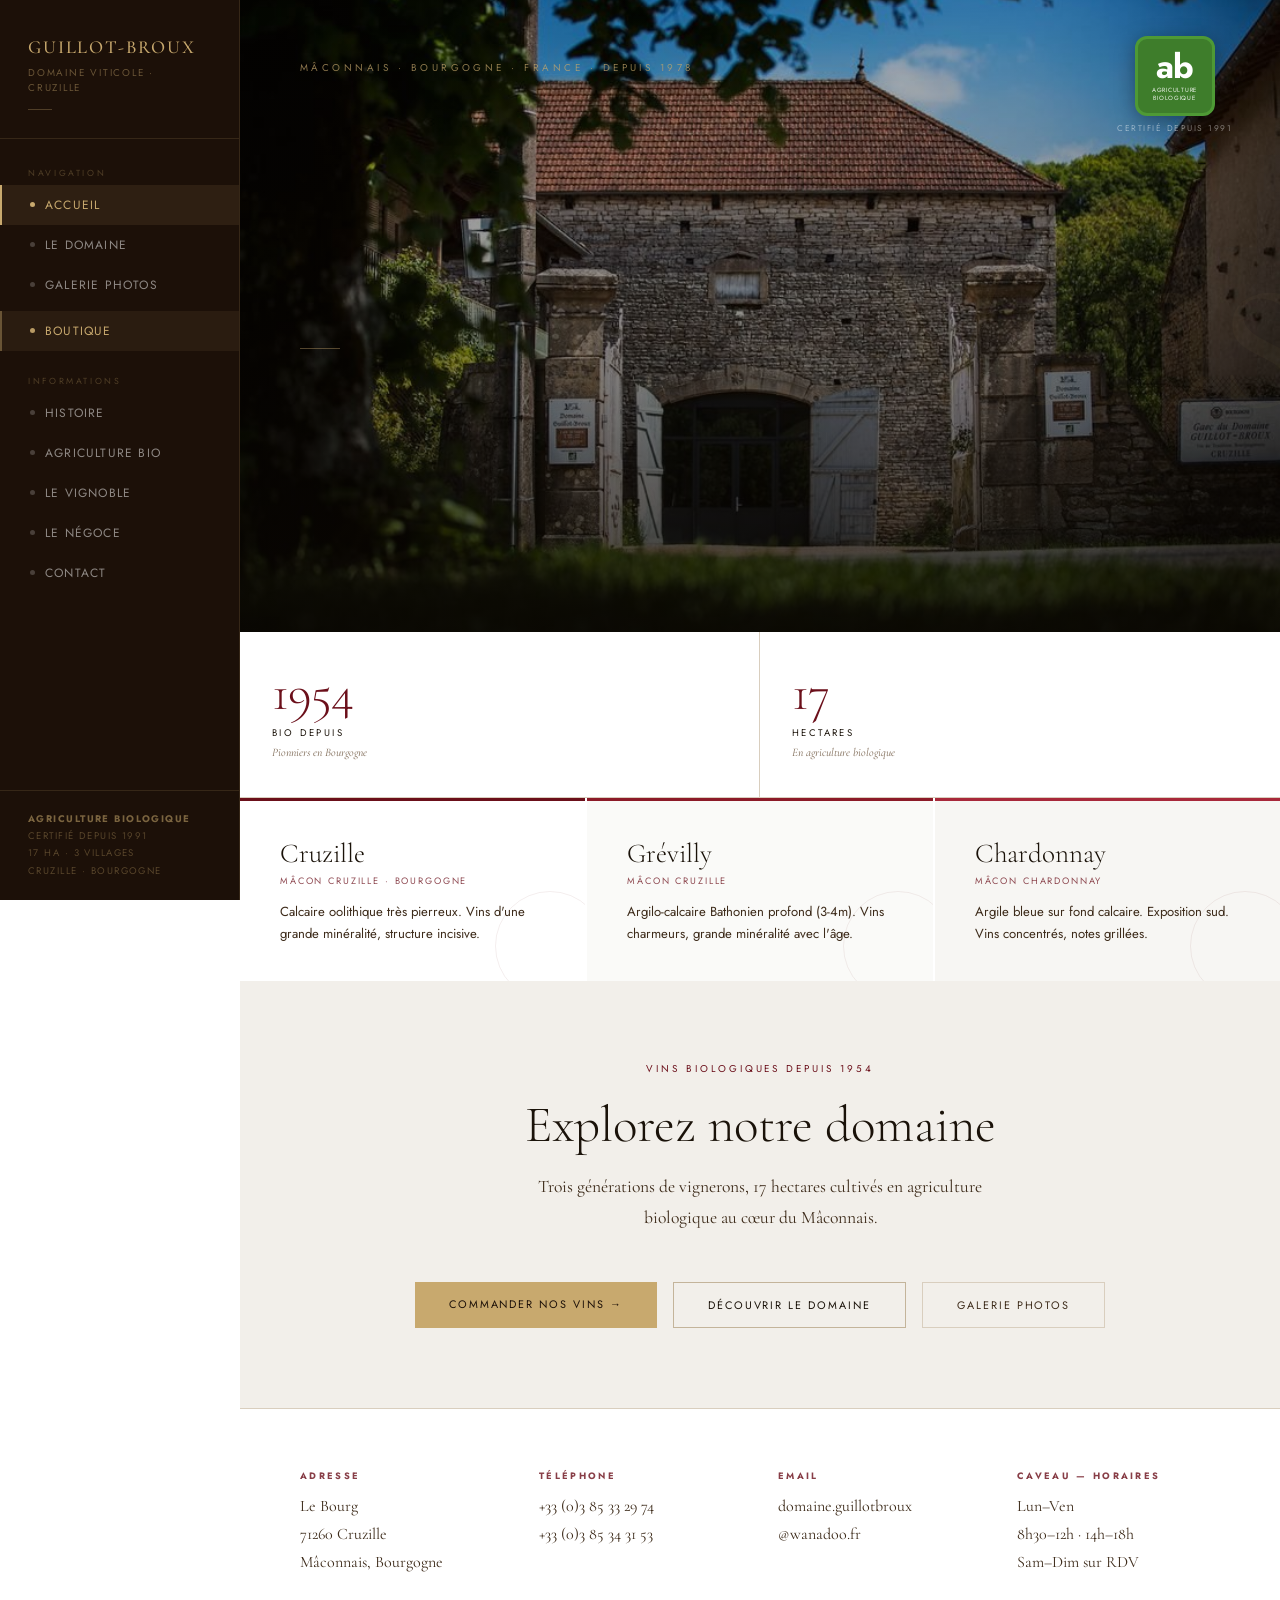
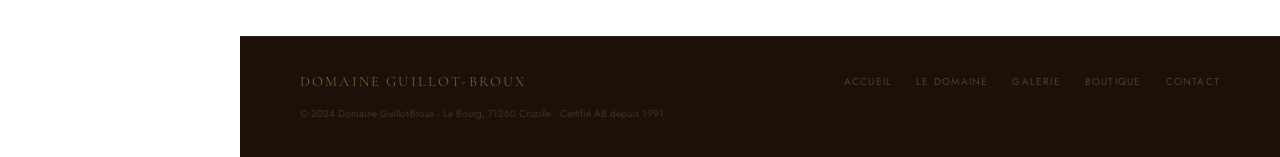
<file: index.html>
<!DOCTYPE html>
<html lang="fr">
<head>
<meta charset="UTF-8">
<meta name="viewport" content="width=device-width, initial-scale=1.0">
<title>Accueil — Domaine Guillot-Broux · Vins Biologiques, Mâconnais</title>
<meta name="description" content="Domaine viticole familial à Cruzille, Mâconnais. Pionniers de l'agriculture biologique en Bourgogne depuis 1954. 17 hectares, vendanges manuelles.">
<meta name="robots" content="index, follow">
<link rel="canonical" href="https://www.guillot-broux.com/">

<!-- Open Graph / Partage réseaux sociaux -->
<meta property="og:type" content="website">
<meta property="og:title" content="Domaine Guillot-Broux — Vins Biologiques · Mâconnais">
<meta property="og:description" content="Pionniers de l'agriculture biologique en Bourgogne depuis 1954. 9 cuvées de terroir, Mâcon Cruzille, Grévilly, Chardonnay.">
<meta property="og:image" content="domaine-hero.png">
<meta property="og:url" content="https://www.guillot-broux.com/">
<meta property="og:locale" content="fr_FR">

<!-- Performance : préconnexion Google Fonts -->
<link rel="preconnect" href="https://fonts.googleapis.com">
<link rel="preconnect" href="https://fonts.gstatic.com" crossorigin>
<link href="https://fonts.googleapis.com/css2?family=Cormorant+Garamond:ital,wght@0,300;0,400;0,500;0,600;1,300;1,400&family=Jost:wght@300;400;500&display=swap" rel="stylesheet">
<link rel="stylesheet" href="style.css">

<!-- Schema.org — données structurées pour les moteurs de recherche -->
<script type="application/ld+json">
{
  "@context": "https://schema.org",
  "@type": "Winery",
  "name": "Domaine Guillot-Broux",
  "url": "https://www.guillot-broux.com",
  "telephone": "+33385332974",
  "email": "domaine.guillotbroux@wanadoo.fr",
  "address": {
    "@type": "PostalAddress",
    "streetAddress": "Le Bourg",
    "addressLocality": "Cruzille",
    "postalCode": "71260",
    "addressRegion": "Bourgogne",
    "addressCountry": "FR"
  },
  "geo": {
    "@type": "GeoCoordinates",
    "latitude": "46.47",
    "longitude": "4.85"
  },
  "openingHoursSpecification": [
    {
      "@type": "OpeningHoursSpecification",
      "dayOfWeek": ["Monday","Tuesday","Wednesday","Thursday","Friday"],
      "opens": "08:30",
      "closes": "12:00"
    },
    {
      "@type": "OpeningHoursSpecification",
      "dayOfWeek": ["Monday","Tuesday","Wednesday","Thursday","Friday"],
      "opens": "14:00",
      "closes": "18:00"
    }
  ],
  "description": "Domaine viticole familial à Cruzille, Mâconnais. Pionniers de l'agriculture biologique en Bourgogne depuis 1954. 17 hectares, 9 cuvées de parcelle unique, vendanges manuelles.",
  "foundingDate": "1978",
  "areaServed": "Mâconnais, Bourgogne, France",
  "hasMap": "https://maps.google.com/?q=Cruzille+71260",
  "sameAs": [
    "https://www.guillot-broux.com"
  ]
}
</script>
<style>
/* ---- BADGE AB AGRICULTURE BIOLOGIQUE ---- */
.ab-badge {
  position: absolute;
  top: 36px; right: 48px;
  z-index: 10;
  display: flex;
  flex-direction: column;
  align-items: center;
  gap: 0;
  text-decoration: none;
}
.ab-badge-inner {
  width: 80px; height: 80px;
  border-radius: 12px;
  background: #3E7D2B;
  border: 3px solid #4E9935;
  display: flex;
  flex-direction: column;
  align-items: center;
  justify-content: center;
  gap: 0;
  box-shadow: 0 4px 20px rgba(0,0,0,0.35);
}
.ab-letters {
  font-family: 'Jost', sans-serif;
  font-size: 2.1rem;
  font-weight: 700;
  color: #fff;
  line-height: 1;
  letter-spacing: -0.03em;
}
.ab-sub {
  font-size: 0.38rem;
  letter-spacing: 0.12em;
  text-transform: uppercase;
  color: rgba(255,255,255,0.9);
  line-height: 1.3;
  text-align: center;
  padding: 0 4px;
  margin-top: 2px;
}
.ab-year {
  margin-top: 6px;
  font-size: 0.52rem;
  letter-spacing: 0.18em;
  text-transform: uppercase;
  color: rgba(255,255,255,0.45);
  text-align: center;
  line-height: 1.5;
}
@media (max-width: 960px) {
  .ab-badge { top: 16px; right: 16px; }
  .ab-badge-inner { width: 64px; height: 64px; border-radius: 10px; }
  .ab-letters { font-size: 1.7rem; }
  .ab-year { display: none; }
}

/* ---- HERO ---- */
.hero {
  min-height: 100vh;
  min-height: -webkit-fill-available;
  background: var(--sidebar-bg);
  display: flex; flex-direction: column;
  align-items: flex-start; justify-content: flex-end;
  padding: 60px 60px 72px;
  position: relative; overflow: hidden;
}
.hero-photo {
  position: absolute; inset: 0;
  width: 100%; height: 100%;
  object-fit: cover;
  object-position: center center;
  display: block;
}
.hero-overlay {
  position: absolute; inset: 0;
  background: linear-gradient(
    to bottom,
    rgba(10, 6, 2, 0.25) 0%,
    rgba(10, 6, 2, 0.45) 50%,
    rgba(10, 6, 2, 0.82) 100%
  );
}
.hero-bg-text {
  position: absolute; right: -20px; top: 50%;
  transform: translateY(-50%);
  font-family: 'Cormorant Garamond', serif;
  font-size: clamp(12rem, 22vw, 22rem);
  font-weight: 300; line-height: 1;
  color: rgba(200,169,110,0.04);
  white-space: nowrap; pointer-events: none;
  letter-spacing: -0.04em;
}
.hero-eyebrow {
  font-size: 0.62rem; letter-spacing: 0.35em;
  text-transform: uppercase; color: var(--beige);
  margin-bottom: 24px; opacity: 0.7;
}
.hero h1 {
  font-family: 'Cormorant Garamond', serif;
  font-size: clamp(3.5rem, 7vw, 7rem);
  font-weight: 300; color: #F7F4EF;
  line-height: 0.95; letter-spacing: -0.02em;
  margin-bottom: 10px;
}
.hero h1 em { font-style: italic; color: var(--beige); }
.hero-sub {
  font-family: 'Cormorant Garamond', serif;
  font-size: 1.1rem; color: rgba(247,244,239,0.45);
  font-weight: 300; letter-spacing: 0.15em;
  margin-bottom: 48px;
}
.hero-divider {
  width: 40px; height: 1px;
  background: var(--beige); opacity: 0.4;
  margin-bottom: 28px;
}
.hero-desc {
  font-family: 'Cormorant Garamond', serif;
  font-size: 1.15rem; font-weight: 300;
  color: rgba(247,244,239,0.6);
  line-height: 1.85; max-width: 480px;
  margin-bottom: 48px;
}
.hero-badges {
  display: flex; flex-wrap: wrap; gap: 12px;
}
.hero-badge {
  border: 1px solid rgba(200,169,110,0.25);
  padding: 8px 16px;
  font-size: 0.62rem; letter-spacing: 0.18em;
  text-transform: uppercase;
  color: var(--bordeaux);
}

/* ---- VILLAGES STRIP ---- */
.villages-strip {
  display: grid; grid-template-columns: repeat(3,1fr);
  gap: 2px;
}
.vs { padding: 36px 40px; position: relative; overflow: hidden; background: #ffffff; }
.vs:nth-child(1) { border-top: 3px solid var(--bordeaux); }
.vs:nth-child(2) { border-top: 3px solid var(--bordeaux-2); background: #fafaf8; }
.vs:nth-child(3) { border-top: 3px solid var(--bordeaux-3); background: #f7f6f3; }
.vs::after {
  content: ''; position: absolute;
  right: -20px; bottom: -20px;
  width: 110px; height: 110px;
  border: 1px solid rgba(107,15,26,0.07);
  border-radius: 50%;
}
.vs-name {
  font-family: 'Cormorant Garamond', serif;
  font-size: 1.7rem; font-weight: 300; color: var(--text);
  margin-bottom: 4px;
}
.vs-app {
  font-size: 0.58rem; letter-spacing: 0.2em;
  text-transform: uppercase;
  color: var(--bordeaux);
  opacity: 0.75;
  margin-bottom: 14px;
}
.vs-desc { font-size: 0.82rem; line-height: 1.7; color: var(--text-mid); }


/* CTA */
.cta-section {
  background: #F2EFEA;
  padding: 80px 60px; text-align: center;
}
.cta-eyebrow {
  font-size: 0.62rem; letter-spacing: 0.3em;
  text-transform: uppercase; color: var(--bordeaux);
  margin-bottom: 18px;
}
.cta-section h2 {
  font-family: 'Cormorant Garamond', serif;
  font-size: clamp(2.2rem, 4vw, 3.5rem);
  font-weight: 300; color: var(--text);
  margin-bottom: 16px;
}
.cta-section p {
  font-family: 'Cormorant Garamond', serif;
  font-size: 1.1rem;
  color: var(--text-mid);
  margin-bottom: 48px;
  max-width: 480px; margin-left: auto; margin-right: auto;
  line-height: 1.75;
}
.cta-btns { display: flex; gap: 16px; justify-content: center; flex-wrap: wrap; }
.btn {
  padding: 14px 34px;
  font-size: 0.68rem; letter-spacing: 0.18em;
  text-transform: uppercase; text-decoration: none;
  transition: all 0.3s; display: inline-block;
}
.btn-primary { background: var(--beige); color: var(--sidebar-bg); }
.btn-primary:hover { background: #e0c27a; }
.btn-light { background: transparent; color: var(--text); border: 1px solid var(--border-mid); }
.btn-light:hover { background: var(--bg-mid); }
.btn-outline {
  border: 1px solid var(--border);
  color: var(--text-mid);
}
.btn-outline:hover { background: var(--bg-mid); color: var(--text); }

/* CONTACT MINI */
.contact-mini {
  background: var(--bg);
  padding: 60px;
  border-top: 1px solid var(--border);
}
.contact-mini-grid {
  display: grid;
  grid-template-columns: repeat(4,1fr);
  gap: 36px;
  max-width: 1100px;
}
.cm-col h4 {
  font-size: 0.58rem; letter-spacing: 0.25em;
  text-transform: uppercase; color: var(--bordeaux);
  margin-bottom: 10px; opacity: 0.8;
}
.cm-col p {
  font-family: 'Cormorant Garamond', serif;
  font-size: 1rem; color: var(--text-mid); line-height: 1.75;
}

@media (max-width: 960px) {
  .hero { padding: 80px 24px 56px; min-height: 90vh; }
  .villages-strip { grid-template-columns: 1fr; }
  .contact-mini { padding: 48px 20px; }
  .contact-mini-grid { grid-template-columns: 1fr 1fr; }
  .cta-section { padding: 56px 20px; }
}
@media (max-width: 480px) {
  .hero { padding: 72px 16px 40px; min-height: 85vh; }
  .hero h1 { font-size: clamp(2.8rem, 10vw, 4.5rem); }
  .hero-desc { font-size: 1rem; }
  .vs { padding: 24px 20px; }
  .contact-mini-grid { grid-template-columns: 1fr 1fr; }
  .cta-section { padding: 48px 16px; }
}
@media (max-width: 360px) {
  .contact-mini-grid { grid-template-columns: 1fr; }
  .hero-badges { gap: 8px; }
  .hero-badge { padding: 6px 12px; font-size: 0.56rem; }
}
</style>
</head>
<body>

<!-- SKIP LINK accessibilité -->
<a href="#contenu-principal" class="skip-link">Aller au contenu principal</a>

<!-- MOBILE TOGGLE -->
<button class="mobile-nav-toggle" onclick="toggleSidebar()" aria-label="Ouvrir le menu de navigation">
  <span></span><span></span><span></span>
</button>

<!-- OVERLAY MOBILE -->
<div class="sidebar-overlay" id="sidebar-overlay"></div>

<!-- SIDEBAR -->
<aside class="sidebar" id="sidebar" aria-label="Navigation principale">
  <div class="sidebar-logo">
    <a href="index.html">
      <span class="sidebar-logo-name">Guillot-Broux</span>
      <span class="sidebar-logo-sub">Domaine viticole · Cruzille</span>
      <div class="sidebar-logo-line"></div>
    </a>
  </div>

  <nav class="sidebar-nav" aria-label="Menu du site">
    <div class="sidebar-section-label">Navigation</div>
    <a href="index.html" class="active"><span class="nav-dot"></span>Accueil</a>
    <a href="domaine.html"><span class="nav-dot"></span>Le Domaine</a>
    <a href="galerie.html"><span class="nav-dot"></span>Galerie Photos</a>
    <a href="boutique.html" class="nav-boutique"><span class="nav-dot"></span>Boutique</a>

    <div class="sidebar-section-label" style="margin-top:24px;">Informations</div>
    <a href="domaine.html#histoire"><span class="nav-dot"></span>Histoire</a>
    <a href="domaine.html#philosophie"><span class="nav-dot"></span>Agriculture Bio</a>
    <a href="domaine.html#vignoble"><span class="nav-dot"></span>Le Vignoble</a>
    <a href="domaine.html#negoce"><span class="nav-dot"></span>Le Négoce</a>
    <a href="index.html#contact"><span class="nav-dot"></span>Contact</a>
  </nav>

  <div class="sidebar-bottom">
    <div class="sidebar-cert">
      <strong>Agriculture Biologique</strong>
      Certifié depuis 1991<br>
      17 ha · 3 villages<br>
      Cruzille · Bourgogne
    </div>
  </div>
</aside>

<!-- MAIN -->
<div class="main" id="contenu-principal" role="main">

  <!-- HERO -->
  <section class="hero">
    <img src="domaine-hero.png" alt="Entrée du Domaine Guillot-Broux, Cruzille" class="hero-photo">
    <div class="hero-overlay"></div>

    <!-- BADGE AB -->
    <div class="ab-badge" aria-label="Certifié Agriculture Biologique">
      <div class="ab-badge-inner">
        <span class="ab-letters">ab</span>
        <span class="ab-sub">agriculture<br>biologique</span>
      </div>
      <div class="ab-year">Certifié depuis 1991</div>
    </div>

    <div class="hero-bg-text">Vins</div>
    <div class="hero-eyebrow">Mâconnais · Bourgogne · France · Depuis 1978</div>
    <h1>Domaine<br><em>Guillot-Broux</em></h1>
    <div class="hero-sub">Cruzille · Grévilly · Chardonnay</div>
    <div class="hero-divider"></div>
    <p class="hero-desc">Pionniers de l'agriculture biologique en Bourgogne depuis 1954, nous exprimons la singularité de chaque terroir dans chacune de nos cuvées.</p>
    <div class="hero-badges">
      <div class="hero-badge">Certifié AB depuis 1991</div>
      <div class="hero-badge">17 hectares</div>
      <div class="hero-badge">Vendanges manuelles</div>
      <div class="hero-badge">9 cuvées de parcelle</div>
      <div class="hero-badge">3 villages</div>
    </div>
  </section>

  <!-- CHIFFRES CLÉS -->
  <div class="stats-strip reveal" aria-label="Chiffres clés du domaine">
    <div class="stat">
      <span class="stat-n">1954</span>
      <span class="stat-u">Bio depuis</span>
      <span class="stat-l">Pionniers en Bourgogne</span>
    </div>
    <div class="stat">
      <span class="stat-n">17</span>
      <span class="stat-u">hectares</span>
      <span class="stat-l">En agriculture biologique</span>
    </div>
  </div>

  <!-- VILLAGES -->
  <div class="villages-strip reveal">
    <div class="vs">
      <div class="vs-name">Cruzille</div>
      <div class="vs-app">Mâcon Cruzille · Bourgogne</div>
      <p class="vs-desc">Calcaire oolithique très pierreux. Vins d'une grande minéralité, structure incisive.</p>
    </div>
    <div class="vs">
      <div class="vs-name">Grévilly</div>
      <div class="vs-app">Mâcon Cruzille</div>
      <p class="vs-desc">Argilo-calcaire Bathonien profond (3-4m). Vins charmeurs, grande minéralité avec l'âge.</p>
    </div>
    <div class="vs">
      <div class="vs-name">Chardonnay</div>
      <div class="vs-app">Mâcon Chardonnay</div>
      <p class="vs-desc">Argile bleue sur fond calcaire. Exposition sud. Vins concentrés, notes grillées.</p>
    </div>
  </div>

  <!-- CTA PRINCIPAL -->
  <section class="cta-section reveal">
    <div class="cta-eyebrow">Vins biologiques depuis 1954</div>
    <h2>Explorez notre domaine</h2>
    <p>Trois générations de vignerons, 17 hectares cultivés en agriculture biologique au cœur du Mâconnais.</p>
    <div class="cta-btns">
      <a href="boutique.html" class="btn btn-primary">Commander nos vins →</a>
      <a href="domaine.html" class="btn btn-light">Découvrir le domaine</a>
      <a href="galerie.html" class="btn btn-outline">Galerie photos</a>
    </div>
  </section>

  <!-- CONTACT -->
  <section class="contact-mini" id="contact">
    <div class="contact-mini-grid">
      <div class="cm-col">
        <h4>Adresse</h4>
        <p>Le Bourg<br>71260 Cruzille<br>Mâconnais, Bourgogne</p>
      </div>
      <div class="cm-col">
        <h4>Téléphone</h4>
        <p>+33 (0)3 85 33 29 74<br>+33 (0)3 85 34 31 53</p>
      </div>
      <div class="cm-col">
        <h4>Email</h4>
        <p>domaine.guillotbroux<br>@wanadoo.fr</p>
      </div>
      <div class="cm-col">
        <h4>Caveau — Horaires</h4>
        <p>Lun–Ven<br>8h30–12h · 14h–18h<br>Sam–Dim sur RDV</p>
      </div>
    </div>
  </section>

  <footer>
    <div class="footer-logo">Domaine Guillot-Broux</div>
    <nav class="footer-nav" aria-label="Navigation pied de page">
      <a href="index.html">Accueil</a>
      <a href="domaine.html">Le Domaine</a>
      <a href="galerie.html">Galerie</a>
      <a href="boutique.html">Boutique</a>
      <a href="#contact">Contact</a>
    </nav>
    <div class="footer-copy">© 2024 Domaine Guillot-Broux · Le Bourg, 71260 Cruzille · Certifié AB depuis 1991</div>
  </footer>

</div><!-- /.main -->

<script>
function toggleSidebar() {
  const sidebar = document.getElementById('sidebar');
  const toggle = document.querySelector('.mobile-nav-toggle');
  const overlay = document.getElementById('sidebar-overlay');
  sidebar.classList.toggle('open');
  toggle.classList.toggle('open');
  overlay.classList.toggle('active');
}
document.getElementById('sidebar-overlay').addEventListener('click', function() {
  document.getElementById('sidebar').classList.remove('open');
  document.querySelector('.mobile-nav-toggle').classList.remove('open');
  this.classList.remove('active');
});

/* Animations d'entrée au scroll */
(function() {
  const observer = new IntersectionObserver(function(entries) {
    entries.forEach(function(entry) {
      if (entry.isIntersecting) {
        entry.target.classList.add('visible');
        observer.unobserve(entry.target);
      }
    });
  }, { threshold: 0.1 });

  document.querySelectorAll('.reveal').forEach(function(el) {
    observer.observe(el);
  });
})();
</script>
</body>
</html>
</file>
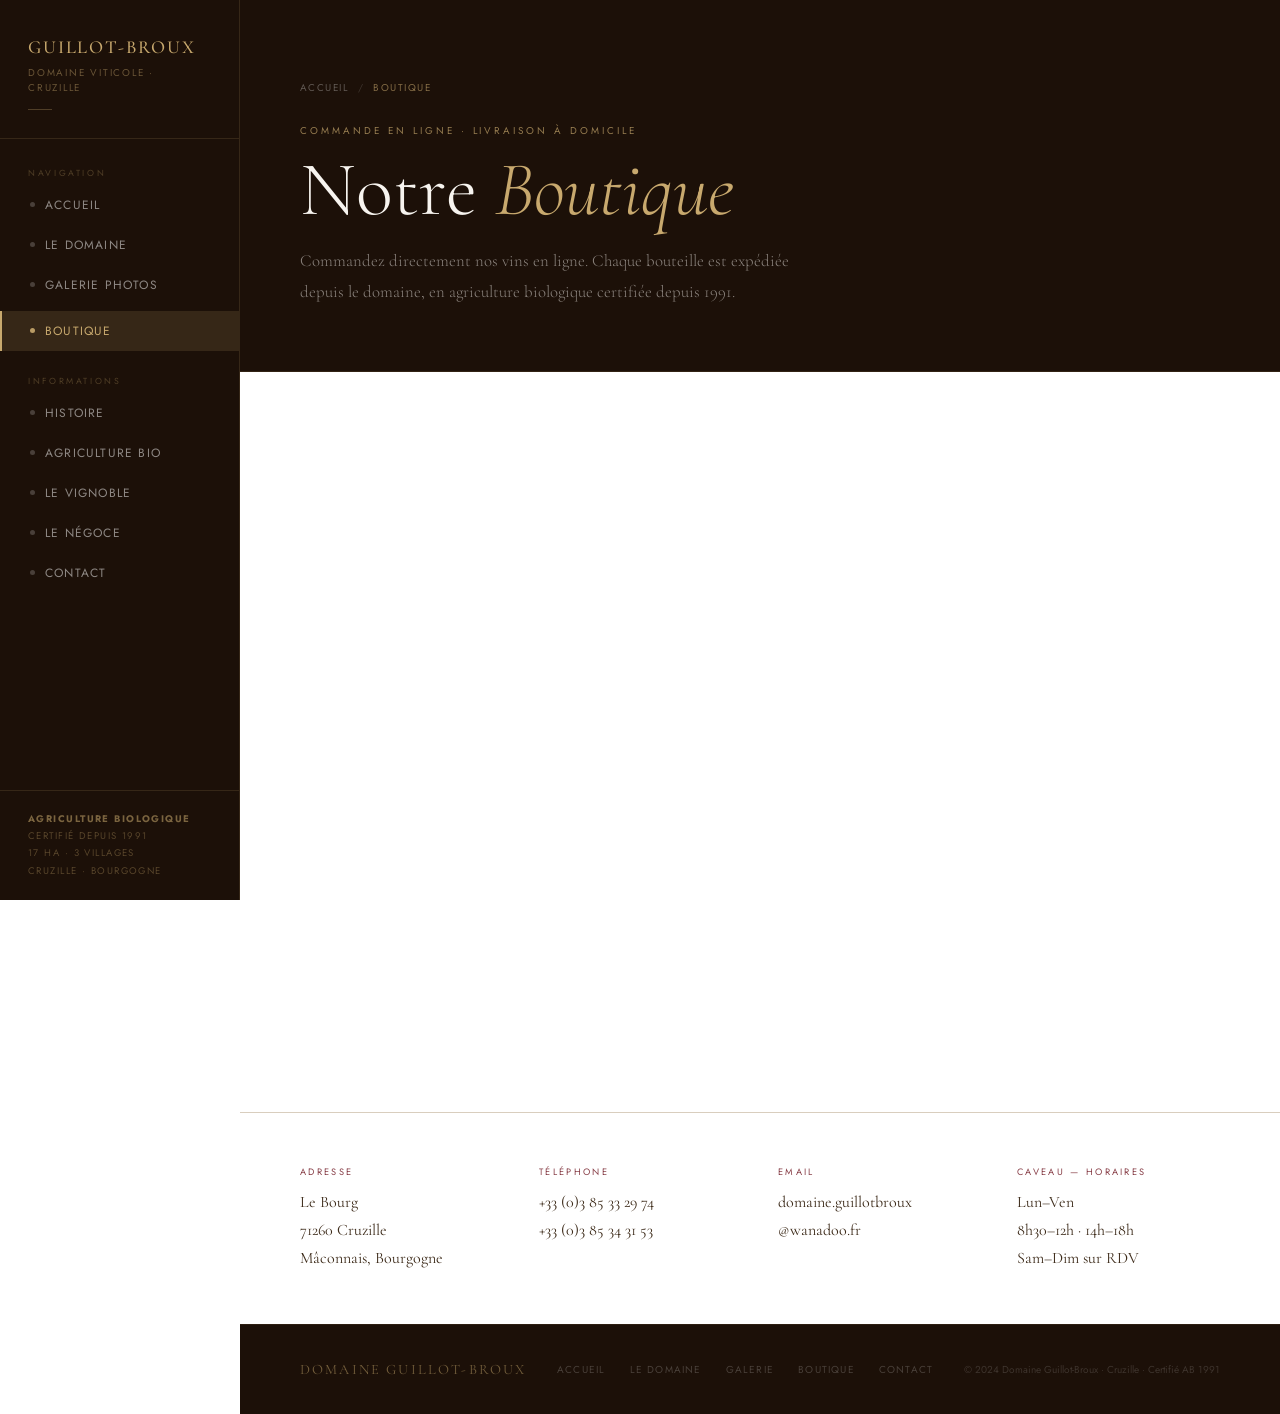
<file: boutique.html>
<!DOCTYPE html>
<html lang="fr">
<head>
<meta charset="UTF-8">
<meta name="viewport" content="width=device-width, initial-scale=1.0">
<title>Boutique en ligne — Vins Biologiques · Domaine Guillot-Broux, Mâconnais</title>
<meta name="description" content="Achetez les vins du Domaine Guillot-Broux en ligne. Mâcon Cruzille, Bourgogne rouge et blanc, certifiés Agriculture Biologique. Livraison à domicile.">
<meta name="robots" content="index, follow">
<link rel="canonical" href="https://www.guillot-broux.com/boutique">
<meta property="og:type" content="website">
<meta property="og:title" content="Boutique — Vins Biologiques Guillot-Broux">
<meta property="og:description" content="Commandez nos vins biologiques du Mâconnais directement en ligne. Mâcon Cruzille, Bourgogne. Livraison à domicile.">
<meta property="og:image" content="bouteilles-capsules.png">
<link rel="preconnect" href="https://fonts.googleapis.com">
<link rel="preconnect" href="https://fonts.gstatic.com" crossorigin>
<link href="https://fonts.googleapis.com/css2?family=Cormorant+Garamond:ital,wght@0,300;0,400;0,500;0,600;1,300;1,400&family=Jost:wght@300;400;500&display=swap" rel="stylesheet">
<link rel="stylesheet" href="style.css">
<style>
.page-header {
  padding: 80px 60px 64px;
  background: var(--sidebar-bg);
  border-bottom: 1px solid rgba(200,169,110,0.12);
}
.breadcrumb { display:flex;align-items:center;gap:10px;margin-bottom:28px; }
.breadcrumb a { font-size:0.62rem;letter-spacing:0.15em;text-transform:uppercase;color:rgba(255,255,255,0.3);text-decoration:none;transition:color 0.3s; }
.breadcrumb a:hover { color:var(--beige); }
.breadcrumb-sep { font-size:0.62rem;color:rgba(255,255,255,0.15); }
.breadcrumb-cur { font-size:0.62rem;letter-spacing:0.15em;text-transform:uppercase;color:rgba(200,169,110,0.6); }
.page-eyebrow { font-size:0.62rem;letter-spacing:0.3em;text-transform:uppercase;color:var(--beige);margin-bottom:16px;opacity:0.7; }
.page-title { font-family:'Cormorant Garamond',serif;font-size:clamp(2.8rem,6vw,5.5rem);font-weight:300;color:#F7F4EF;line-height:0.95;margin-bottom:18px; }
.page-title em { font-style:italic;color:var(--beige); }
.page-intro { font-family:'Cormorant Garamond',serif;font-size:1.05rem;color:rgba(247,244,239,0.5);font-weight:300;line-height:1.85;max-width:520px; }
.boutique-wrap { padding: 60px 60px 80px; background: var(--bg); min-height: 70vh; }
.boutique-inner { max-width: 1100px; }
#kuuFormContent { width: 100%; min-height: 600px; }
@media (max-width: 960px) {
  .page-header { padding: 60px 20px 48px; }
  .boutique-wrap { padding: 32px 20px 60px; }
}
@media (max-width: 480px) {
  .page-header { padding: 48px 16px 36px; }
  .boutique-wrap { padding: 24px 12px 48px; }
  #kuuFormContent { min-height: 400px; }
}
</style>
</head>
<body>
<button class="mobile-nav-toggle" onclick="toggleSidebar()" aria-label="Menu">
  <span></span><span></span><span></span>
</button>
<div class="sidebar-overlay" id="sidebar-overlay"></div>
<aside class="sidebar" id="sidebar">
  <div class="sidebar-logo">
    <a href="index.html">
      <span class="sidebar-logo-name">Guillot-Broux</span>
      <span class="sidebar-logo-sub">Domaine viticole · Cruzille</span>
      <div class="sidebar-logo-line"></div>
    </a>
  </div>
  <nav class="sidebar-nav">
    <div class="sidebar-section-label">Navigation</div>
    <a href="index.html"><span class="nav-dot"></span>Accueil</a>
    <a href="domaine.html"><span class="nav-dot"></span>Le Domaine</a>
    <a href="galerie.html"><span class="nav-dot"></span>Galerie Photos</a>
    <a href="boutique.html" class="active nav-boutique"><span class="nav-dot"></span>Boutique</a>
    <div class="sidebar-section-label" style="margin-top:24px;">Informations</div>
    <a href="domaine.html#histoire"><span class="nav-dot"></span>Histoire</a>
    <a href="domaine.html#philosophie"><span class="nav-dot"></span>Agriculture Bio</a>
    <a href="domaine.html#vignoble"><span class="nav-dot"></span>Le Vignoble</a>
    <a href="domaine.html#negoce"><span class="nav-dot"></span>Le Négoce</a>
    <a href="index.html#contact"><span class="nav-dot"></span>Contact</a>
  </nav>
  <div class="sidebar-bottom">
    <div class="sidebar-cert">
      <strong>Agriculture Biologique</strong>
      Certifié depuis 1991<br>
      17 ha · 3 villages<br>
      Cruzille · Bourgogne
    </div>
  </div>
</aside>
<div class="main">
  <div class="page-header">
    <div class="breadcrumb">
      <a href="index.html">Accueil</a>
      <span class="breadcrumb-sep">/</span>
      <span class="breadcrumb-cur">Boutique</span>
    </div>
    <div class="page-eyebrow">Commande en ligne · Livraison à domicile</div>
    <h1 class="page-title">Notre <em>Boutique</em></h1>
    <p class="page-intro">Commandez directement nos vins en ligne. Chaque bouteille est expédiée depuis le domaine, en agriculture biologique certifiée depuis 1991.</p>
  </div>
  <section class="boutique-wrap">
    <div class="boutique-inner">
      <div id="kuuFormContent" style=""></div>
    </div>
  </section>
  <section style="background:#fff;padding:52px 60px;border-top:1px solid var(--border);" id="contact">
    <div style="display:grid;grid-template-columns:repeat(4,1fr);gap:36px;max-width:1100px;">
      <div>
        <div style="font-size:0.58rem;letter-spacing:0.25em;text-transform:uppercase;color:var(--bordeaux);margin-bottom:10px;opacity:0.8;">Adresse</div>
        <p style="font-family:'Cormorant Garamond',serif;font-size:1rem;color:var(--text-mid);line-height:1.75;">Le Bourg<br>71260 Cruzille<br>Mâconnais, Bourgogne</p>
      </div>
      <div>
        <div style="font-size:0.58rem;letter-spacing:0.25em;text-transform:uppercase;color:var(--bordeaux);margin-bottom:10px;opacity:0.8;">Téléphone</div>
        <p style="font-family:'Cormorant Garamond',serif;font-size:1rem;color:var(--text-mid);line-height:1.75;">+33 (0)3 85 33 29 74<br>+33 (0)3 85 34 31 53</p>
      </div>
      <div>
        <div style="font-size:0.58rem;letter-spacing:0.25em;text-transform:uppercase;color:var(--bordeaux);margin-bottom:10px;opacity:0.8;">Email</div>
        <p style="font-family:'Cormorant Garamond',serif;font-size:1rem;color:var(--text-mid);line-height:1.75;">domaine.guillotbroux<br>@wanadoo.fr</p>
      </div>
      <div>
        <div style="font-size:0.58rem;letter-spacing:0.25em;text-transform:uppercase;color:var(--bordeaux);margin-bottom:10px;opacity:0.8;">Caveau — Horaires</div>
        <p style="font-family:'Cormorant Garamond',serif;font-size:1rem;color:var(--text-mid);line-height:1.75;">Lun–Ven<br>8h30–12h · 14h–18h<br>Sam–Dim sur RDV</p>
      </div>
    </div>
  </section>

  <footer>
    <div class="footer-logo">Domaine Guillot-Broux</div>
    <nav class="footer-nav">
      <a href="index.html">Accueil</a>
      <a href="domaine.html">Le Domaine</a>
      <a href="galerie.html">Galerie</a>
      <a href="boutique.html">Boutique</a>
      <a href="#contact">Contact</a>
    </nav>
    <div class="footer-copy">© 2024 Domaine Guillot-Broux · Cruzille · Certifié AB 1991</div>
  </footer>
</div>
<script>
function toggleSidebar() {
  const sidebar = document.getElementById('sidebar');
  const toggle = document.querySelector('.mobile-nav-toggle');
  const overlay = document.getElementById('sidebar-overlay');
  sidebar.classList.toggle('open');
  toggle.classList.toggle('open');
  overlay.classList.toggle('active');
}
document.getElementById('sidebar-overlay').addEventListener('click', function() {
  document.getElementById('sidebar').classList.remove('open');
  document.querySelector('.mobile-nav-toggle').classList.remove('open');
  this.classList.remove('active');
});
</script>
<script type="text/javascript">
window.kuuFormIframeConfig={"formContainer":"#kuuFormContent","embedded":true,"producerType":"SINGLE","saleChannel":"STANDARD","producerId":"8828","domain":"commande.kuupanda.com","hideInfo":true,"hideCover":true,"hideBackground":true};
(function(){const s=document.createElement("script");s.src="https://prod-kuu-brand-assets.s3.eu-west-3.amazonaws.com/embed.js";document.getElementsByTagName("head")[0].appendChild(s);})()
</script>
</body>
</html>
</file>
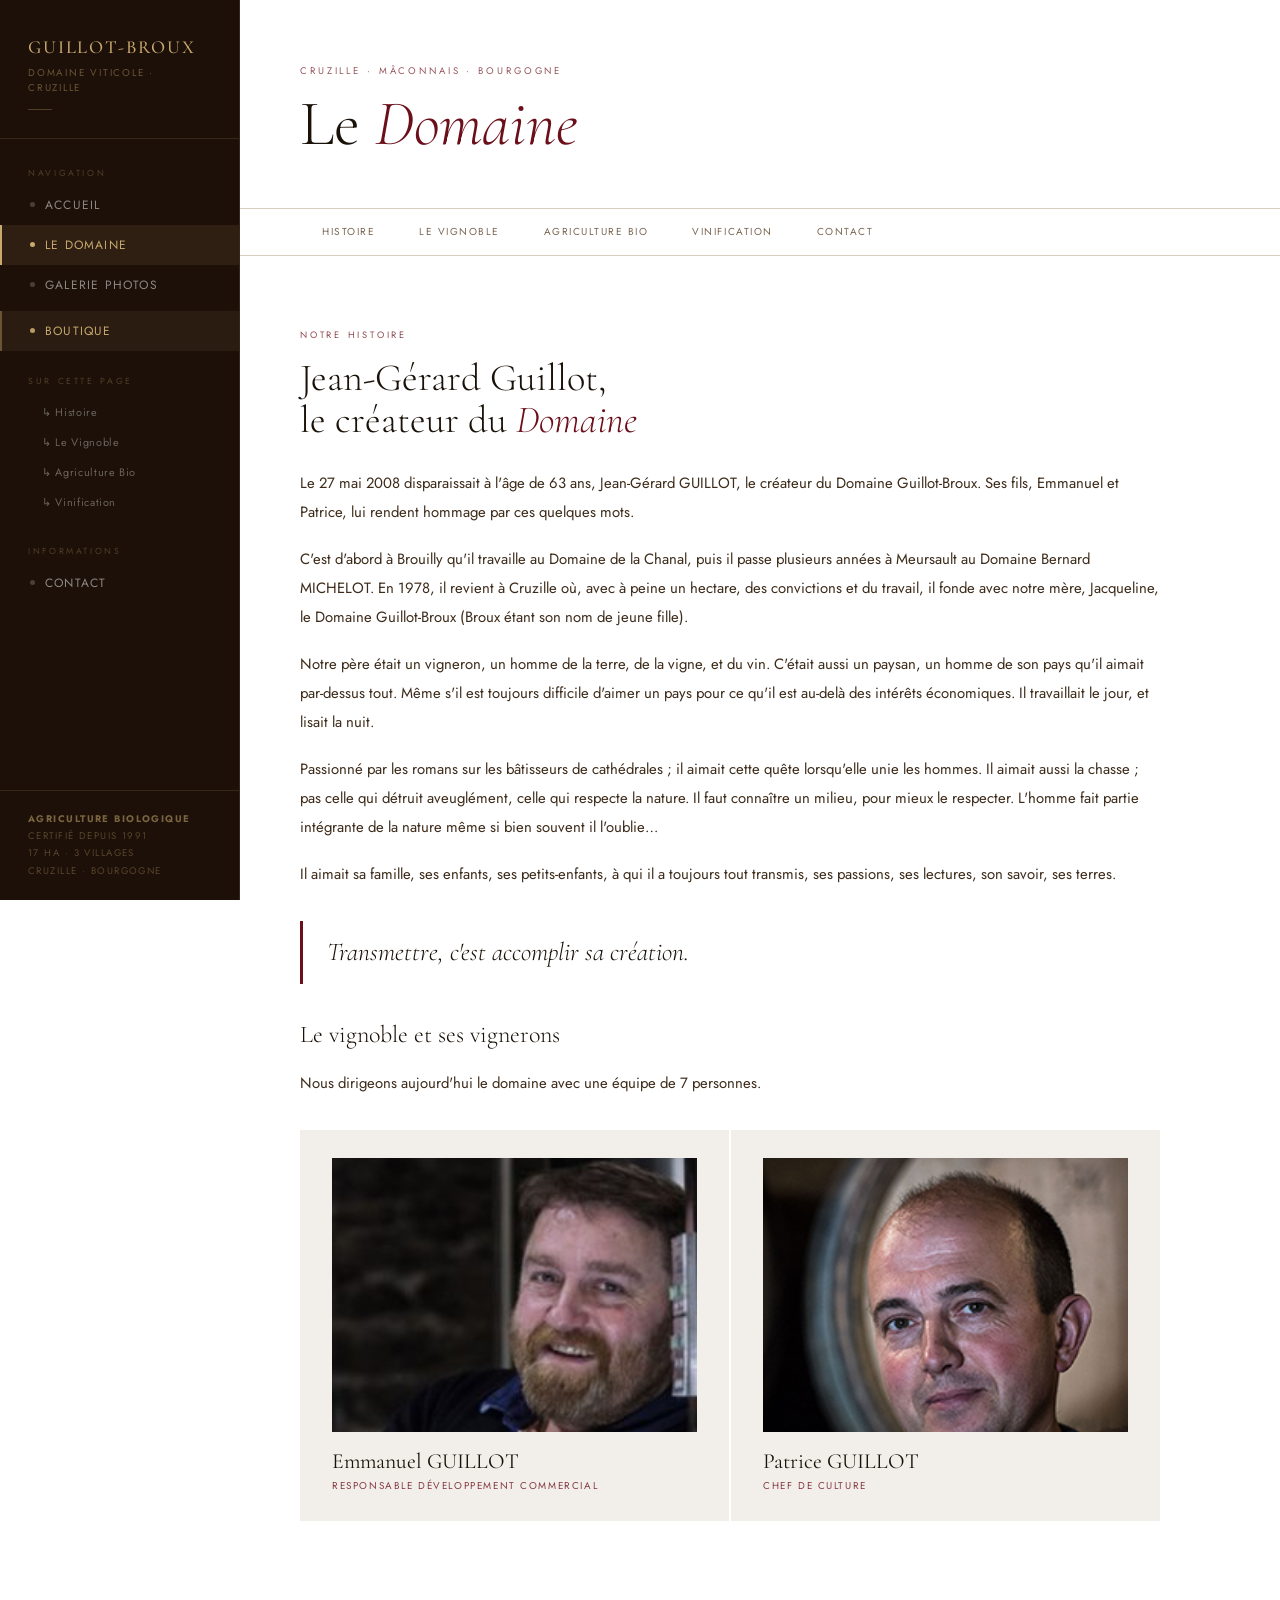
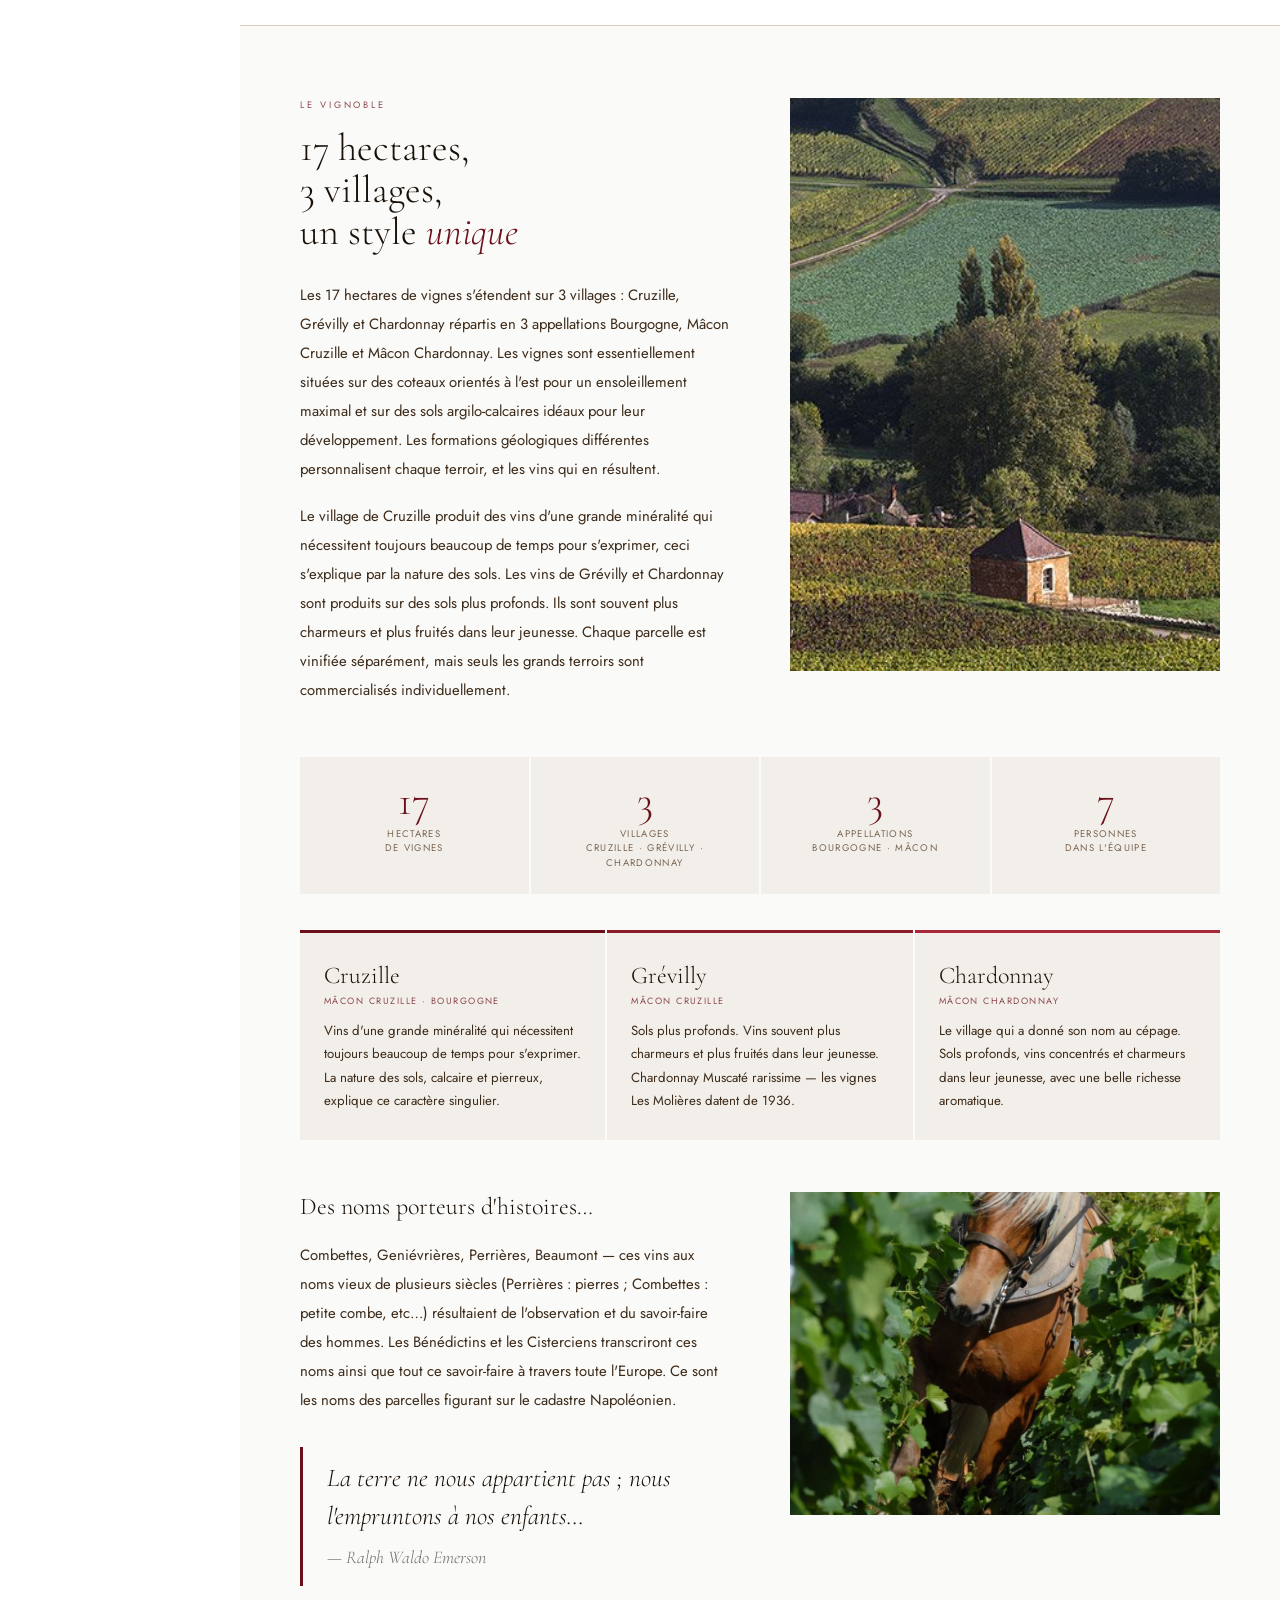
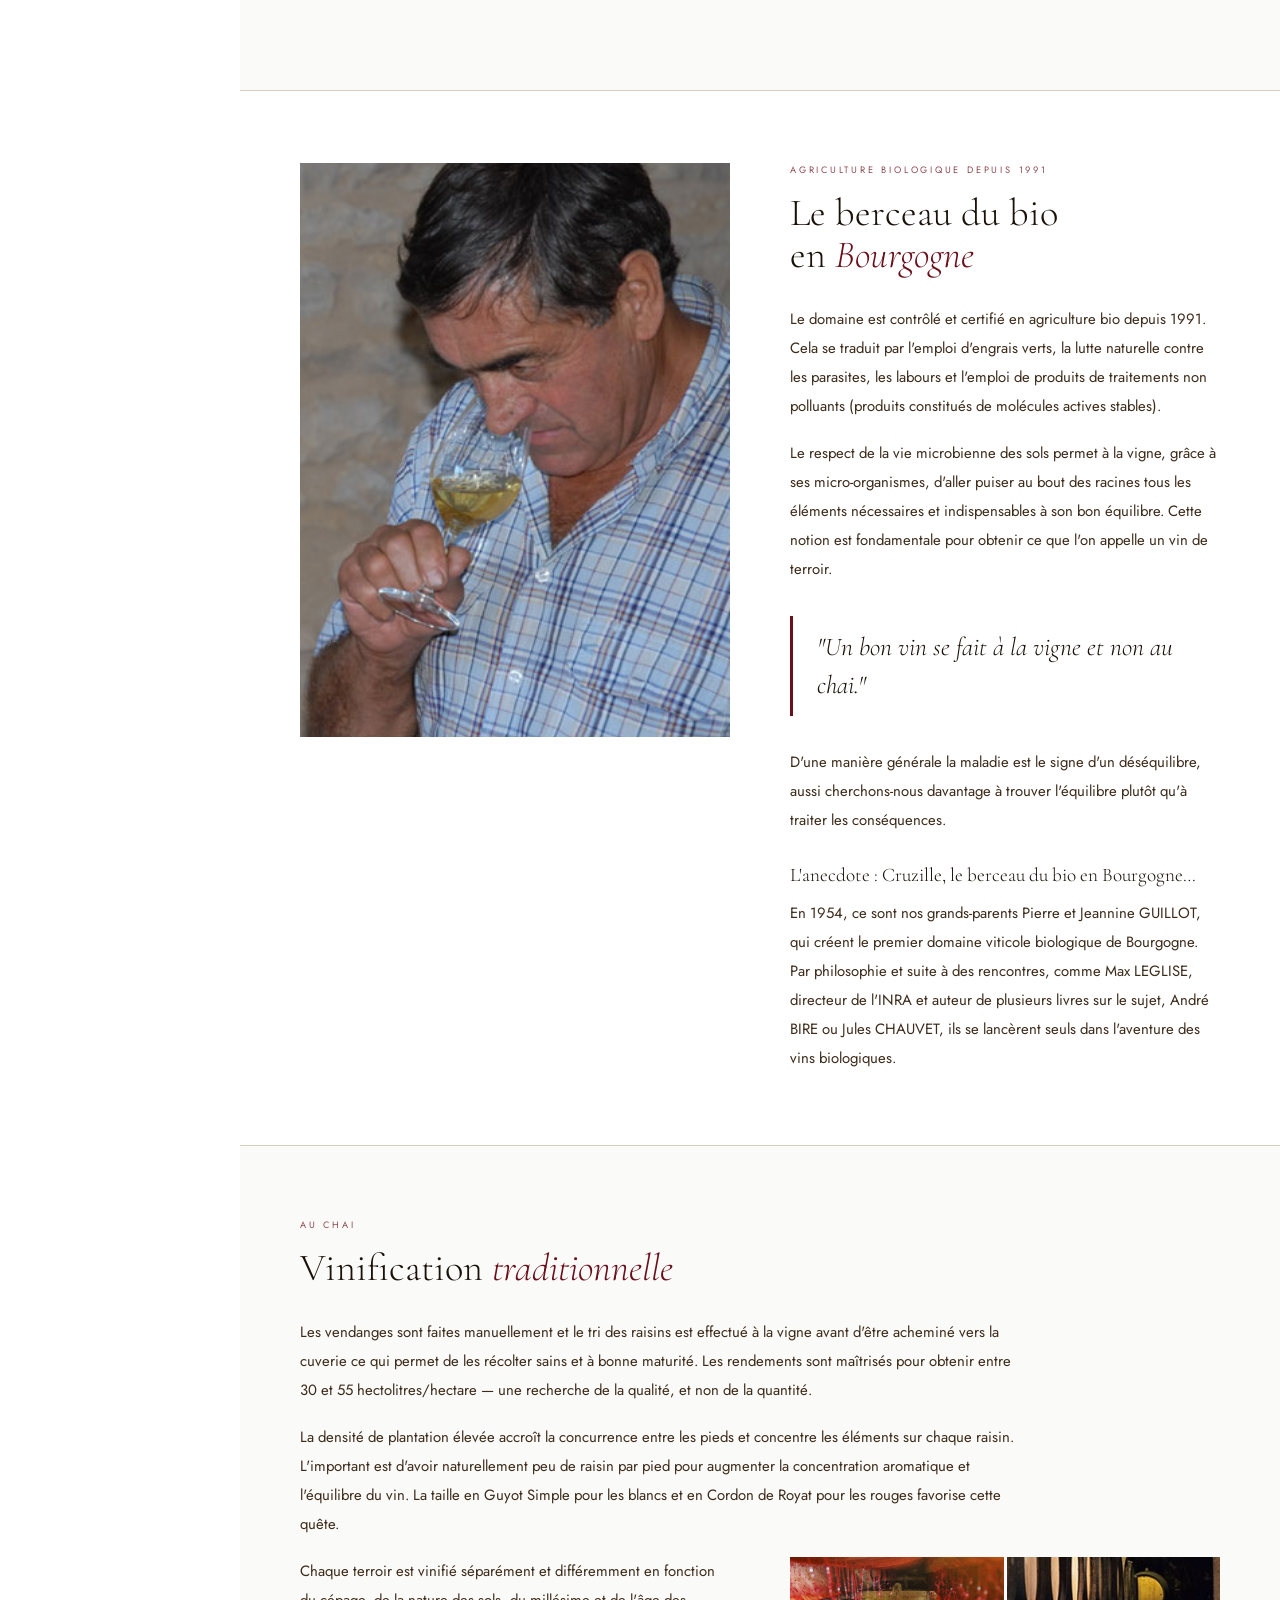
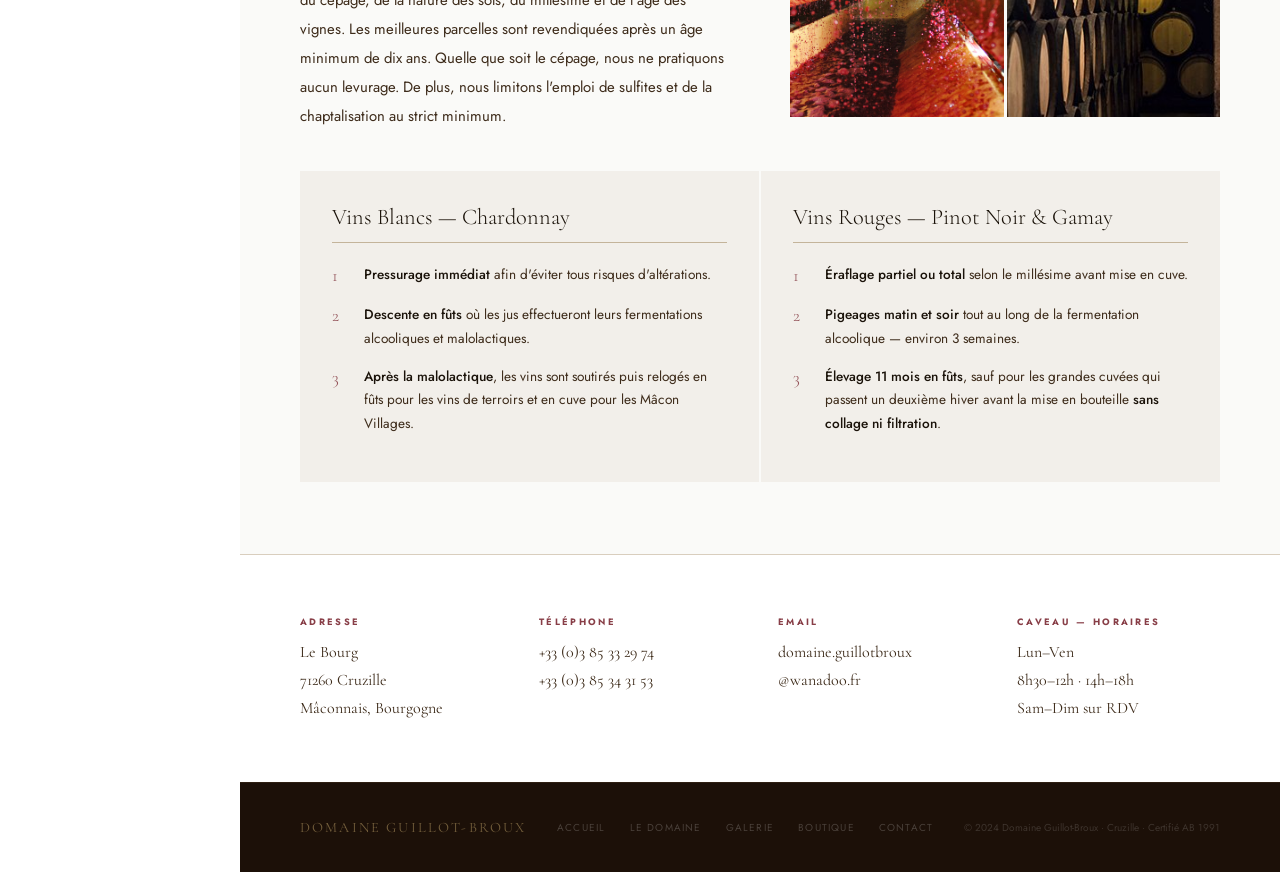
<file: domaine.html>
<!DOCTYPE html>
<html lang="fr">
<head>
<meta charset="UTF-8">
<meta name="viewport" content="width=device-width, initial-scale=1.0">
<title>Le Domaine — Histoire &amp; Philosophie · Guillot-Broux, Cruzille</title>
<meta name="description" content="Histoire du Domaine Guillot-Broux à Cruzille. Pionniers bio en Mâconnais depuis 1954, 17 ha de vignes certifiées AB, labour au cheval, vinification naturelle.">
<meta name="robots" content="index, follow">
<link rel="preconnect" href="https://fonts.googleapis.com">
<link rel="preconnect" href="https://fonts.gstatic.com" crossorigin>
<link href="https://fonts.googleapis.com/css2?family=Cormorant+Garamond:ital,wght@0,300;0,400;0,500;0,600;1,300;1,400&family=Jost:wght@300;400;500&display=swap" rel="stylesheet">
<link rel="stylesheet" href="style.css">
<style>

/* EN-TÊTE */
.page-header {
  padding: 64px 60px 52px;
  background: #fff;
  border-bottom: 1px solid var(--border);
}
.page-eyebrow {
  font-size: 0.6rem;
  letter-spacing: 0.3em;
  text-transform: uppercase;
  color: var(--bordeaux);
  margin-bottom: 14px;
  opacity: 0.7;
}
.page-title {
  font-family: 'Cormorant Garamond', serif;
  font-size: clamp(2.4rem, 5vw, 4.5rem);
  font-weight: 300;
  color: var(--text);
  line-height: 1;
  margin: 0;
}
.page-title em { font-style: italic; color: var(--bordeaux); }

/* NAV INTERNE */
.page-subnav {
  background: #fff;
  border-bottom: 1px solid var(--border);
  padding: 0 60px;
  display: flex;
  gap: 0;
  position: sticky;
  top: 0;
  z-index: 50;
  overflow-x: auto;
}
.page-subnav a {
  padding: 15px 22px;
  font-size: 0.63rem;
  letter-spacing: 0.15em;
  text-transform: uppercase;
  color: var(--text-light);
  text-decoration: none;
  transition: color 0.2s;
  border-bottom: 2px solid transparent;
  white-space: nowrap;
  margin-bottom: -1px;
}
.page-subnav a:hover { color: var(--bordeaux); }
.page-subnav a.active { color: var(--bordeaux); border-bottom-color: var(--bordeaux); }

/* SECTIONS — tout blanc */
.sec {
  padding: 72px 60px;
  background: #fff;
}
.sec + .sec {
  border-top: 1px solid var(--border);
}
.sec-alt {
  background: #FAFAF8;
}
.sec-inner { max-width: 860px; }
.sec-inner-wide { max-width: 1100px; }

/* TYPOGRAPHIE SECTIONS */
.sec-label {
  font-size: 0.58rem;
  letter-spacing: 0.3em;
  text-transform: uppercase;
  color: var(--bordeaux);
  margin-bottom: 16px;
  opacity: 0.75;
}
.sec-title {
  font-family: 'Cormorant Garamond', serif;
  font-size: clamp(1.9rem, 3vw, 2.8rem);
  font-weight: 300;
  color: var(--text);
  line-height: 1.1;
  margin-bottom: 28px;
}
.sec-title em { font-style: italic; color: var(--bordeaux); }
.sec-body {
  font-size: 0.93rem;
  line-height: 1.95;
  color: var(--text-mid);
  margin-bottom: 18px;
}
.sec-body:last-child { margin-bottom: 0; }

/* CITATION / PULL-QUOTE */
.pull-quote {
  font-family: 'Cormorant Garamond', serif;
  font-size: clamp(1.3rem, 2vw, 1.75rem);
  font-weight: 300;
  font-style: italic;
  color: var(--text);
  line-height: 1.5;
  border-left: 3px solid var(--bordeaux);
  padding: 12px 0 12px 24px;
  margin: 32px 0;
}

/* ÉQUIPE */
.team-row {
  display: grid;
  grid-template-columns: 1fr 1fr;
  gap: 2px;
  margin: 32px 0;
}
.team-card {
  padding: 28px 32px;
  background: var(--bg-mid);
}
.team-name {
  font-family: 'Cormorant Garamond', serif;
  font-size: 1.35rem;
  font-weight: 400;
  color: var(--text);
  margin-bottom: 4px;
}
.team-role {
  font-size: 0.62rem;
  letter-spacing: 0.16em;
  text-transform: uppercase;
  color: var(--bordeaux);
  opacity: 0.8;
}

/* VILLAGES */
.villages-grid {
  display: grid;
  grid-template-columns: repeat(3, 1fr);
  gap: 2px;
  margin-top: 36px;
}
.vg-card {
  padding: 28px 24px;
  background: var(--bg-mid);
  border-top: 3px solid;
}
.vg-card:nth-child(1) { border-color: var(--bordeaux); }
.vg-card:nth-child(2) { border-color: var(--bordeaux-2); }
.vg-card:nth-child(3) { border-color: var(--bordeaux-3); }
.vg-village {
  font-family: 'Cormorant Garamond', serif;
  font-size: 1.5rem;
  font-weight: 300;
  color: var(--text);
  margin-bottom: 4px;
}
.vg-app {
  font-size: 0.57rem;
  letter-spacing: 0.16em;
  text-transform: uppercase;
  color: var(--bordeaux);
  margin-bottom: 12px;
  opacity: 0.75;
}
.vg-desc {
  font-size: 0.83rem;
  line-height: 1.75;
  color: var(--text-mid);
}

/* CHIFFRES CLÉS */
.chiffres {
  display: grid;
  grid-template-columns: repeat(4, 1fr);
  gap: 2px;
  margin: 36px 0;
}
.chiffre {
  padding: 24px 20px;
  background: var(--bg-mid);
  text-align: center;
}
.chiffre-n {
  font-family: 'Cormorant Garamond', serif;
  font-size: 2.6rem;
  font-weight: 300;
  color: var(--bordeaux);
  line-height: 1;
}
.chiffre-l {
  font-size: 0.6rem;
  letter-spacing: 0.14em;
  text-transform: uppercase;
  color: var(--text-light);
  margin-top: 4px;
  line-height: 1.5;
}

/* VINIFICATION COLONNES */
.vinif-cols {
  display: grid;
  grid-template-columns: 1fr 1fr;
  gap: 2px;
  margin-top: 36px;
}
.vc {
  padding: 32px;
  background: var(--bg-mid);
}
.vc h3 {
  font-family: 'Cormorant Garamond', serif;
  font-size: 1.4rem;
  font-weight: 300;
  color: var(--text);
  margin-bottom: 20px;
  padding-bottom: 12px;
  border-bottom: 1px solid var(--border-mid);
}
.vstep {
  display: flex;
  gap: 12px;
  margin-bottom: 14px;
}
.vstep-n {
  font-family: 'Cormorant Garamond', serif;
  font-size: 1.1rem;
  color: var(--bordeaux);
  min-width: 20px;
  font-weight: 300;
  line-height: 1.5;
  opacity: 0.7;
}
.vstep-t {
  font-size: 0.85rem;
  line-height: 1.75;
  color: var(--text-mid);
}
.vstep-t strong { font-weight: 500; color: var(--text); }

/* CONTACT */
.contact-section {
  background: #fff;
  padding: 60px;
  border-top: 1px solid var(--border);
}
.contact-grid {
  display: grid;
  grid-template-columns: repeat(4, 1fr);
  gap: 36px;
  max-width: 1100px;
}
.co h4 {
  font-size: 0.58rem;
  letter-spacing: 0.25em;
  text-transform: uppercase;
  color: var(--bordeaux);
  margin-bottom: 10px;
  opacity: 0.8;
}
.co p {
  font-family: 'Cormorant Garamond', serif;
  font-size: 1rem;
  color: var(--text-mid);
  line-height: 1.75;
}

/* RESPONSIVE */
@media (max-width: 960px) {
  .page-header { padding: 48px 20px 36px; }
  .page-subnav { padding: 0 16px; }
  .sec { padding: 52px 20px; }
  .team-row { grid-template-columns: 1fr 1fr; }
  .villages-grid { grid-template-columns: 1fr; }
  .chiffres { grid-template-columns: repeat(2, 1fr); }
  .vinif-cols { grid-template-columns: 1fr; }
  .contact-section { padding: 48px 20px; }
  .contact-grid { grid-template-columns: 1fr 1fr; gap: 24px; }
  /* Deux colonnes → une colonne sur tablette/mobile */
  .sec-inner-wide [style*="grid-template-columns:1fr 1fr"],
  .sec-inner [style*="grid-template-columns:1fr 1fr"] {
    grid-template-columns: 1fr !important;
    gap: 32px !important;
  }
}
@media (max-width: 480px) {
  .page-header { padding: 36px 14px 28px; }
  .sec { padding: 40px 14px; }
  .page-subnav { display: none; }
  .team-row { grid-template-columns: 1fr; }
  .chiffres { grid-template-columns: 1fr 1fr; }
  .contact-section { padding: 36px 14px; }
  .contact-grid { grid-template-columns: 1fr 1fr; gap: 20px; }
}
@media (max-width: 360px) {
  .contact-grid { grid-template-columns: 1fr; }
}
</style>
</head>
<body>

<button class="mobile-nav-toggle" onclick="toggleSidebar()" aria-label="Menu">
  <span></span><span></span><span></span>
</button>

<div class="sidebar-overlay" id="sidebar-overlay"></div>

<aside class="sidebar" id="sidebar">
  <div class="sidebar-logo">
    <a href="index.html">
      <span class="sidebar-logo-name">Guillot-Broux</span>
      <span class="sidebar-logo-sub">Domaine viticole · Cruzille</span>
      <div class="sidebar-logo-line"></div>
    </a>
  </div>
  <nav class="sidebar-nav">
    <div class="sidebar-section-label">Navigation</div>
    <a href="index.html"><span class="nav-dot"></span>Accueil</a>
    <a href="domaine.html" class="active"><span class="nav-dot"></span>Le Domaine</a>
    <a href="galerie.html"><span class="nav-dot"></span>Galerie Photos</a>
    <a href="boutique.html" class="nav-boutique"><span class="nav-dot"></span>Boutique</a>
    <div class="sidebar-section-label" style="margin-top:24px;">Sur cette page</div>
    <div class="sidebar-sub">
      <a href="#histoire">↳ Histoire</a>
      <a href="#vignoble">↳ Le Vignoble</a>
      <a href="#biologie">↳ Agriculture Bio</a>
      <a href="#vinification">↳ Vinification</a>
    </div>
    <div class="sidebar-section-label" style="margin-top:24px;">Informations</div>
    <a href="#contact"><span class="nav-dot"></span>Contact</a>
  </nav>
  <div class="sidebar-bottom">
    <div class="sidebar-cert">
      <strong>Agriculture Biologique</strong>
      Certifié depuis 1991<br>
      17 ha · 3 villages<br>
      Cruzille · Bourgogne
    </div>
  </div>
</aside>

<div class="main">

  <div class="page-header">
    <div class="page-eyebrow">Cruzille · Mâconnais · Bourgogne</div>
    <h1 class="page-title">Le <em>Domaine</em></h1>
  </div>

  <nav class="page-subnav">
    <a href="#histoire" class="active">Histoire</a>
    <a href="#vignoble">Le Vignoble</a>
    <a href="#biologie">Agriculture Bio</a>
    <a href="#vinification">Vinification</a>
    <a href="#contact">Contact</a>
  </nav>

  <!-- HISTOIRE -->
  <section class="sec" id="histoire">
    <div class="sec-inner">
      <div class="sec-label">Notre histoire</div>
      <h2 class="sec-title">Jean-Gérard Guillot,<br>le créateur du <em>Domaine</em></h2>

      <p class="sec-body">Le 27 mai 2008 disparaissait à l'âge de 63 ans, Jean-Gérard GUILLOT, le créateur du Domaine Guillot-Broux. Ses fils, Emmanuel et Patrice, lui rendent hommage par ces quelques mots.</p>

      <p class="sec-body">C'est d'abord à Brouilly qu'il travaille au Domaine de la Chanal, puis il passe plusieurs années à Meursault au Domaine Bernard MICHELOT. En 1978, il revient à Cruzille où, avec à peine un hectare, des convictions et du travail, il fonde avec notre mère, Jacqueline, le Domaine Guillot-Broux (Broux étant son nom de jeune fille).</p>

      <p class="sec-body">Notre père était un vigneron, un homme de la terre, de la vigne, et du vin. C'était aussi un paysan, un homme de son pays qu'il aimait par-dessus tout. Même s'il est toujours difficile d'aimer un pays pour ce qu'il est au-delà des intérêts économiques. Il travaillait le jour, et lisait la nuit.</p>

      <p class="sec-body">Passionné par les romans sur les bâtisseurs de cathédrales ; il aimait cette quête lorsqu'elle unie les hommes. Il aimait aussi la chasse ; pas celle qui détruit aveuglément, celle qui respecte la nature. Il faut connaître un milieu, pour mieux le respecter. L'homme fait partie intégrante de la nature même si bien souvent il l'oublie…</p>

      <p class="sec-body">Il aimait sa famille, ses enfants, ses petits-enfants, à qui il a toujours tout transmis, ses passions, ses lectures, son savoir, ses terres.</p>

      <div class="pull-quote">Transmettre, c'est accomplir sa création.</div>

      <h3 style="font-family:'Cormorant Garamond',serif;font-size:1.5rem;font-weight:300;color:var(--text);margin:36px 0 20px;">Le vignoble et ses vignerons</h3>

      <p class="sec-body">Nous dirigeons aujourd'hui le domaine avec une équipe de 7 personnes.</p>

      <div class="team-row">
        <div class="team-card">
          <img src="portrait-emmanuel.jpg" alt="Emmanuel Guillot" style="width:100%;aspect-ratio:4/3;object-fit:cover;object-position:center 20%;display:block;margin-bottom:16px;">
          <div class="team-name">Emmanuel GUILLOT</div>
          <div class="team-role">Responsable développement commercial</div>
        </div>
        <div class="team-card">
          <img src="portrait-patrice.jpg" alt="Patrice Guillot" style="width:100%;aspect-ratio:4/3;object-fit:cover;object-position:center 20%;display:block;margin-bottom:16px;">
          <div class="team-name">Patrice GUILLOT</div>
          <div class="team-role">Chef de culture</div>
        </div>
      </div>
    </div>
  </section>

  <!-- VIGNOBLE -->
  <section class="sec sec-alt" id="vignoble">
    <div class="sec-inner-wide">
      <div style="display:grid;grid-template-columns:1fr 1fr;gap:60px;align-items:start;">
        <div>
          <div class="sec-label">Le vignoble</div>
          <h2 class="sec-title">17 hectares,<br>3 villages,<br>un style <em>unique</em></h2>
          <p class="sec-body">Les 17 hectares de vignes s'étendent sur 3 villages : Cruzille, Grévilly et Chardonnay répartis en 3 appellations Bourgogne, Mâcon Cruzille et Mâcon Chardonnay. Les vignes sont essentiellement situées sur des coteaux orientés à l'est pour un ensoleillement maximal et sur des sols argilo-calcaires idéaux pour leur développement. Les formations géologiques différentes personnalisent chaque terroir, et les vins qui en résultent.</p>
          <p class="sec-body">Le village de Cruzille produit des vins d'une grande minéralité qui nécessitent toujours beaucoup de temps pour s'exprimer, ceci s'explique par la nature des sols. Les vins de Grévilly et Chardonnay sont produits sur des sols plus profonds. Ils sont souvent plus charmeurs et plus fruités dans leur jeunesse. Chaque parcelle est vinifiée séparément, mais seuls les grands terroirs sont commercialisés individuellement.</p>
        </div>
        <div style="overflow:hidden;">
          <img src="vignoble-cruzille.png" alt="Vignoble de Cruzille — Domaine Guillot-Broux" style="width:100%;aspect-ratio:3/4;object-fit:cover;object-position:center center;display:block;">
        </div>
      </div>

      <div class="chiffres" style="margin-top:52px;">
        <div class="chiffre">
          <div class="chiffre-n">17</div>
          <div class="chiffre-l">Hectares<br>de vignes</div>
        </div>
        <div class="chiffre">
          <div class="chiffre-n">3</div>
          <div class="chiffre-l">Villages<br>Cruzille · Grévilly · Chardonnay</div>
        </div>
        <div class="chiffre">
          <div class="chiffre-n">3</div>
          <div class="chiffre-l">Appellations<br>Bourgogne · Mâcon</div>
        </div>
        <div class="chiffre">
          <div class="chiffre-n">7</div>
          <div class="chiffre-l">Personnes<br>dans l'équipe</div>
        </div>
      </div>

      <div class="villages-grid">
        <div class="vg-card">
          <div class="vg-village">Cruzille</div>
          <div class="vg-app">Mâcon Cruzille · Bourgogne</div>
          <p class="vg-desc">Vins d'une grande minéralité qui nécessitent toujours beaucoup de temps pour s'exprimer. La nature des sols, calcaire et pierreux, explique ce caractère singulier.</p>
        </div>
        <div class="vg-card">
          <div class="vg-village">Grévilly</div>
          <div class="vg-app">Mâcon Cruzille</div>
          <p class="vg-desc">Sols plus profonds. Vins souvent plus charmeurs et plus fruités dans leur jeunesse. Chardonnay Muscaté rarissime — les vignes Les Molières datent de 1936.</p>
        </div>
        <div class="vg-card">
          <div class="vg-village">Chardonnay</div>
          <div class="vg-app">Mâcon Chardonnay</div>
          <p class="vg-desc">Le village qui a donné son nom au cépage. Sols profonds, vins concentrés et charmeurs dans leur jeunesse, avec une belle richesse aromatique.</p>
        </div>
      </div>

      <div style="display:grid;grid-template-columns:1fr 1fr;gap:60px;align-items:start;margin-top:52px;">
        <div>
          <h3 style="font-family:'Cormorant Garamond',serif;font-size:1.5rem;font-weight:300;color:var(--text);margin:0 0 20px;">Des noms porteurs d'histoires…</h3>
          <p class="sec-body">Combettes, Geniévrières, Perrières, Beaumont — ces vins aux noms vieux de plusieurs siècles (Perrières : pierres ; Combettes : petite combe, etc…) résultaient de l'observation et du savoir-faire des hommes. Les Bénédictins et les Cisterciens transcriront ces noms ainsi que tout ce savoir-faire à travers toute l'Europe. Ce sont les noms des parcelles figurant sur le cadastre Napoléonien.</p>
          <div class="pull-quote">La terre ne nous appartient pas ; nous l'empruntons à nos enfants…<br><small style="font-size:0.7em;opacity:0.6;">— Ralph Waldo Emerson</small></div>
        </div>
        <div style="overflow:hidden;">
          <img src="cheval-vigne.png" alt="Labour au cheval dans les vignes — Agriculture biologique" style="width:100%;aspect-ratio:4/3;object-fit:cover;object-position:center 40%;display:block;">
        </div>
      </div>
    </div>
  </section>

  <!-- BIOLOGIE -->
  <section class="sec" id="biologie">
    <div class="sec-inner-wide">
      <div style="display:grid;grid-template-columns:1fr 1fr;gap:60px;align-items:start;">
        <div style="overflow:hidden;">
          <img src="hommage-jean-gerard.jpg" alt="Domaine Guillot-Broux — Agriculture biologique" style="width:100%;aspect-ratio:3/4;object-fit:cover;object-position:center center;display:block;">
        </div>
        <div>
          <div class="sec-label">Agriculture biologique depuis 1991</div>
          <h2 class="sec-title">Le berceau du bio<br>en <em>Bourgogne</em></h2>
          <p class="sec-body">Le domaine est contrôlé et certifié en agriculture bio depuis 1991. Cela se traduit par l'emploi d'engrais verts, la lutte naturelle contre les parasites, les labours et l'emploi de produits de traitements non polluants (produits constitués de molécules actives stables).</p>
          <p class="sec-body">Le respect de la vie microbienne des sols permet à la vigne, grâce à ses micro-organismes, d'aller puiser au bout des racines tous les éléments nécessaires et indispensables à son bon équilibre. Cette notion est fondamentale pour obtenir ce que l'on appelle un vin de terroir.</p>
          <div class="pull-quote">"Un bon vin se fait à la vigne et non au chai."</div>
          <p class="sec-body">D'une manière générale la maladie est le signe d'un déséquilibre, aussi cherchons-nous davantage à trouver l'équilibre plutôt qu'à traiter les conséquences.</p>
          <h3 style="font-family:'Cormorant Garamond',serif;font-size:1.2rem;font-weight:300;color:var(--text);margin:28px 0 12px;">L'anecdote : Cruzille, le berceau du bio en Bourgogne…</h3>
          <p class="sec-body">En 1954, ce sont nos grands-parents Pierre et Jeannine GUILLOT, qui créent le premier domaine viticole biologique de Bourgogne. Par philosophie et suite à des rencontres, comme Max LEGLISE, directeur de l'INRA et auteur de plusieurs livres sur le sujet, André BIRE ou Jules CHAUVET, ils se lancèrent seuls dans l'aventure des vins biologiques.</p>
        </div>
      </div>
    </div>
  </section>

  <!-- VINIFICATION -->
  <section class="sec sec-alt" id="vinification">
    <div class="sec-inner-wide">
      <div class="sec-label">Au chai</div>
      <h2 class="sec-title">Vinification <em>traditionnelle</em></h2>

      <p class="sec-body" style="max-width:720px;">Les vendanges sont faites manuellement et le tri des raisins est effectué à la vigne avant d'être acheminé vers la cuverie ce qui permet de les récolter sains et à bonne maturité. Les rendements sont maîtrisés pour obtenir entre 30 et 55 hectolitres/hectare — une recherche de la qualité, et non de la quantité.</p>

      <p class="sec-body" style="max-width:720px;">La densité de plantation élevée accroît la concurrence entre les pieds et concentre les éléments sur chaque raisin. L'important est d'avoir naturellement peu de raisin par pied pour augmenter la concentration aromatique et l'équilibre du vin. La taille en Guyot Simple pour les blancs et en Cordon de Royat pour les rouges favorise cette quête.</p>

      <div style="display:grid;grid-template-columns:1fr 1fr;gap:60px;align-items:start;margin-bottom:40px;">
        <div>
          <p class="sec-body">Chaque terroir est vinifié séparément et différemment en fonction du cépage, de la nature des sols, du millésime et de l'âge des vignes. Les meilleures parcelles sont revendiquées après un âge minimum de dix ans. Quelle que soit le cépage, nous ne pratiquons aucun levurage. De plus, nous limitons l'emploi de sulfites et de la chaptalisation au strict minimum.</p>
        </div>
        <div style="display:grid;grid-template-columns:1fr 1fr;gap:3px;">
          <div style="overflow:hidden;">
            <img src="vinification-rouge.jpg" alt="Vinification — jus de raisin rouge" style="width:100%;aspect-ratio:4/3;object-fit:cover;object-position:center center;display:block;">
          </div>
          <div style="overflow:hidden;">
            <img src="cave-futs.png" alt="Cave — fûts de chêne" style="width:100%;aspect-ratio:4/3;object-fit:cover;object-position:center center;display:block;">
          </div>
        </div>
      </div>

      <div class="vinif-cols">
        <div class="vc">
          <h3>Vins Blancs — Chardonnay</h3>
          <div class="vstep">
            <div class="vstep-n">1</div>
            <div class="vstep-t"><strong>Pressurage immédiat</strong> afin d'éviter tous risques d'altérations.</div>
          </div>
          <div class="vstep">
            <div class="vstep-n">2</div>
            <div class="vstep-t"><strong>Descente en fûts</strong> où les jus effectueront leurs fermentations alcooliques et malolactiques.</div>
          </div>
          <div class="vstep">
            <div class="vstep-n">3</div>
            <div class="vstep-t"><strong>Après la malolactique</strong>, les vins sont soutirés puis relogés en fûts pour les vins de terroirs et en cuve pour les Mâcon Villages.</div>
          </div>
        </div>
        <div class="vc">
          <h3>Vins Rouges — Pinot Noir &amp; Gamay</h3>
          <div class="vstep">
            <div class="vstep-n">1</div>
            <div class="vstep-t"><strong>Éraflage partiel ou total</strong> selon le millésime avant mise en cuve.</div>
          </div>
          <div class="vstep">
            <div class="vstep-n">2</div>
            <div class="vstep-t"><strong>Pigeages matin et soir</strong> tout au long de la fermentation alcoolique — environ 3 semaines.</div>
          </div>
          <div class="vstep">
            <div class="vstep-n">3</div>
            <div class="vstep-t"><strong>Élevage 11 mois en fûts</strong>, sauf pour les grandes cuvées qui passent un deuxième hiver avant la mise en bouteille <strong>sans collage ni filtration</strong>.</div>
          </div>
        </div>
      </div>
    </div>
  </section>

  <!-- CONTACT -->
  <section class="contact-section" id="contact">
    <div class="contact-grid">
      <div class="co">
        <h4>Adresse</h4>
        <p>Le Bourg<br>71260 Cruzille<br>Mâconnais, Bourgogne</p>
      </div>
      <div class="co">
        <h4>Téléphone</h4>
        <p>+33 (0)3 85 33 29 74<br>+33 (0)3 85 34 31 53</p>
      </div>
      <div class="co">
        <h4>Email</h4>
        <p>domaine.guillotbroux<br>@wanadoo.fr</p>
      </div>
      <div class="co">
        <h4>Caveau — Horaires</h4>
        <p>Lun–Ven<br>8h30–12h · 14h–18h<br>Sam–Dim sur RDV</p>
      </div>
    </div>
  </section>

  <footer>
    <div class="footer-logo">Domaine Guillot-Broux</div>
    <nav class="footer-nav">
      <a href="index.html">Accueil</a>
      <a href="domaine.html">Le Domaine</a>
      <a href="galerie.html">Galerie</a>
      <a href="boutique.html">Boutique</a>
      <a href="#contact">Contact</a>
    </nav>
    <div class="footer-copy">© 2024 Domaine Guillot-Broux · Cruzille · Certifié AB 1991</div>
  </footer>

</div>

<script>
function toggleSidebar() {
  const sidebar = document.getElementById('sidebar');
  const toggle = document.querySelector('.mobile-nav-toggle');
  const overlay = document.getElementById('sidebar-overlay');
  sidebar.classList.toggle('open');
  toggle.classList.toggle('open');
  overlay.classList.toggle('active');
}
document.getElementById('sidebar-overlay').addEventListener('click', function() {
  document.getElementById('sidebar').classList.remove('open');
  document.querySelector('.mobile-nav-toggle').classList.remove('open');
  this.classList.remove('active');
});
const sections = document.querySelectorAll('section[id]');
const links = document.querySelectorAll('.page-subnav a');
window.addEventListener('scroll', () => {
  let cur = '';
  sections.forEach(s => { if (window.scrollY >= s.offsetTop - 120) cur = s.id; });
  links.forEach(a => { a.classList.remove('active'); if (a.getAttribute('href') === '#'+cur) a.classList.add('active'); });
});
</script>

</body>
</html>
</file>
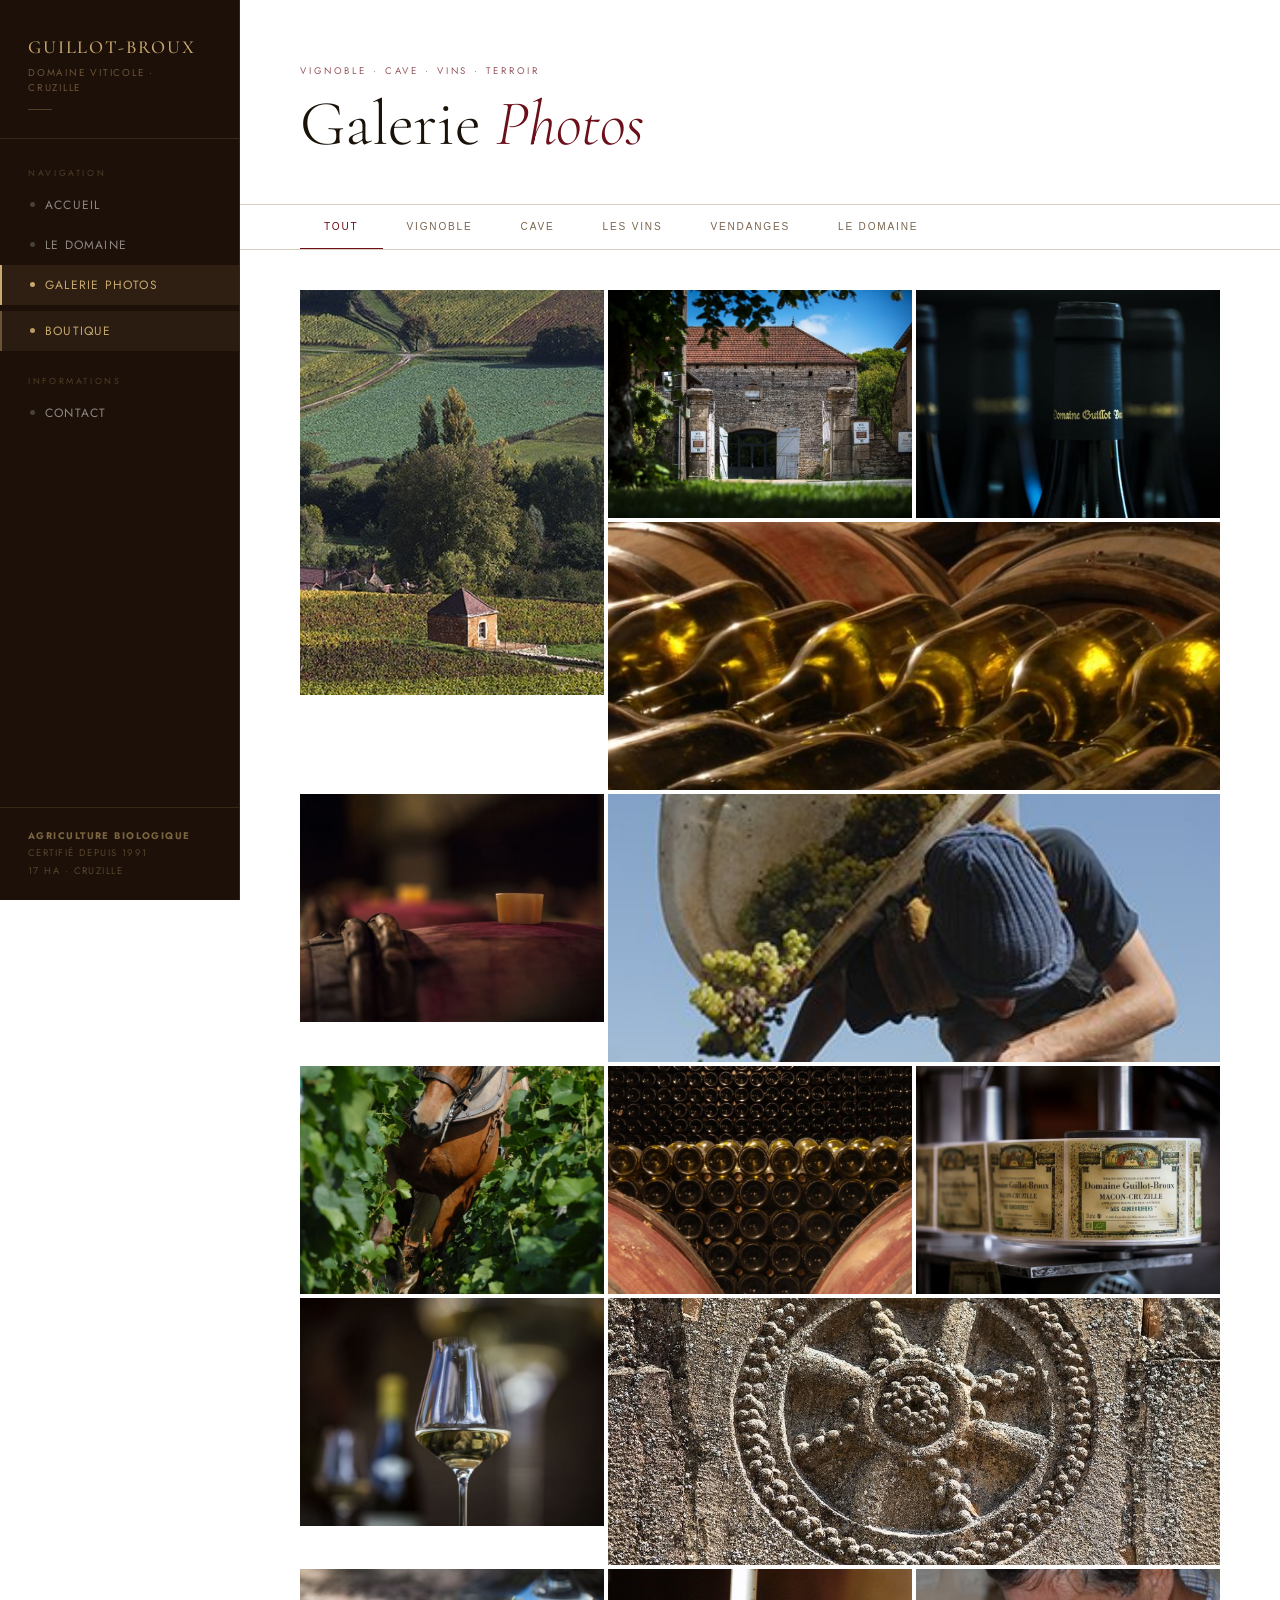
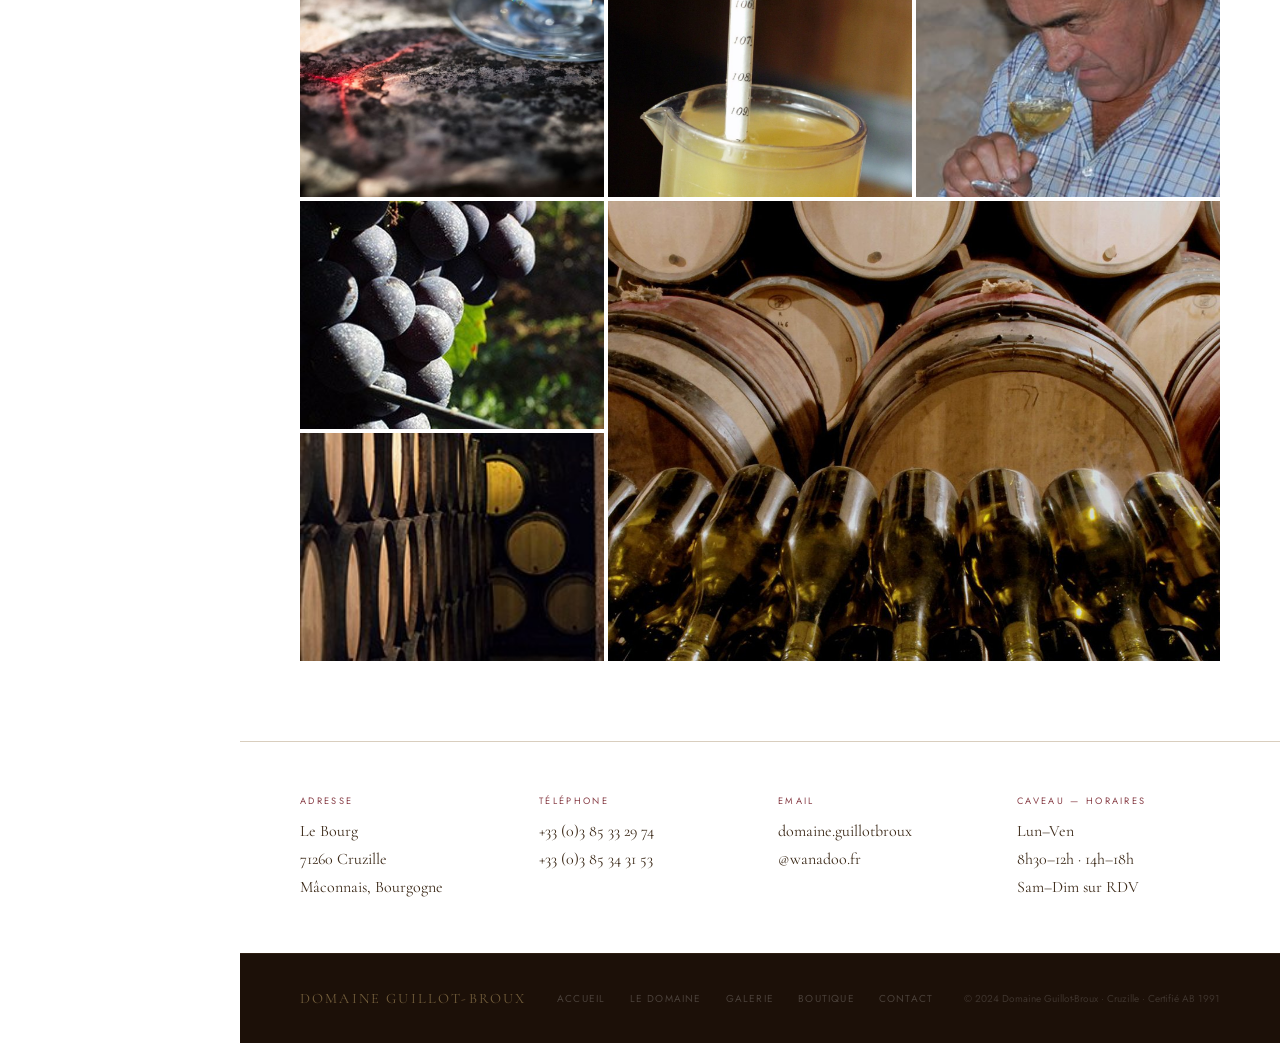
<file: galerie.html>
<!DOCTYPE html>
<html lang="fr">
<head>
<meta charset="UTF-8">
<meta name="viewport" content="width=device-width, initial-scale=1.0">
<title>Galerie Photos — Domaine Guillot-Broux · Mâconnais</title>
<meta name="description" content="Photos du Domaine Guillot-Broux : vignoble de Cruzille, cave, vendanges manuelles et vins du Mâconnais.">
<meta name="robots" content="index, follow">
<link rel="preconnect" href="https://fonts.googleapis.com">
<link rel="preconnect" href="https://fonts.gstatic.com" crossorigin>
<link href="https://fonts.googleapis.com/css2?family=Cormorant+Garamond:ital,wght@0,300;0,400;0,500;0,600;1,300;1,400&family=Jost:wght@300;400;500&display=swap" rel="stylesheet">
<link rel="stylesheet" href="style.css">
<style>

/* EN-TÊTE */
.page-header {
  padding: 64px 60px 48px;
  background: #fff;
  border-bottom: 1px solid var(--border);
}
.page-eyebrow {
  font-size: 0.6rem;
  letter-spacing: 0.3em;
  text-transform: uppercase;
  color: var(--bordeaux);
  margin-bottom: 14px;
  opacity: 0.7;
}
.page-title {
  font-family: 'Cormorant Garamond', serif;
  font-size: clamp(2.4rem, 5vw, 4.2rem);
  font-weight: 300;
  color: var(--text);
  line-height: 1;
  margin: 0;
}
.page-title em { font-style: italic; color: var(--bordeaux); }

/* FILTRES */
.filtres {
  background: #fff;
  border-bottom: 1px solid var(--border);
  padding: 0 60px;
  display: flex;
  gap: 0;
  overflow-x: auto;
}
.filtre {
  padding: 16px 24px;
  font-size: 0.63rem;
  letter-spacing: 0.18em;
  text-transform: uppercase;
  cursor: pointer;
  border: none;
  background: none;
  color: var(--text-light);
  transition: color 0.2s;
  white-space: nowrap;
  border-bottom: 2px solid transparent;
  margin-bottom: -1px;
}
.filtre:hover { color: var(--bordeaux); }
.filtre.active { color: var(--bordeaux); border-bottom-color: var(--bordeaux); }

/* GRILLE */
.galerie-wrap {
  padding: 40px 60px 80px;
  background: #fff;
}
.galerie-grid {
  display: grid;
  grid-template-columns: repeat(3, 1fr);
  gap: 4px;
}

.slot {
  position: relative;
  overflow: hidden;
  background: var(--bg-mid);
  cursor: pointer;
  aspect-ratio: 4/3;
}
.slot.tall { aspect-ratio: 3/4; grid-row: span 2; }
.slot.wide { grid-column: span 2; aspect-ratio: 16/7; }
.slot.wide.tall { aspect-ratio: unset; min-height: 340px; }

.slot img {
  width: 100%; height: 100%;
  object-fit: cover;
  display: block;
  transition: transform 0.5s ease;
}
.slot:hover img { transform: scale(1.04); }

/* Overlay au survol */
.slot-overlay {
  position: absolute; inset: 0;
  background: linear-gradient(to top, rgba(26,18,9,0.75) 0%, transparent 55%);
  opacity: 0;
  transition: opacity 0.3s;
  display: flex;
  flex-direction: column;
  justify-content: flex-end;
  padding: 18px 20px;
}
.slot:hover .slot-overlay { opacity: 1; }
.overlay-name {
  font-family: 'Cormorant Garamond', serif;
  font-size: 1.05rem;
  color: #fff;
  font-weight: 300;
  line-height: 1.2;
}
.overlay-sub {
  font-size: 0.57rem;
  letter-spacing: 0.14em;
  text-transform: uppercase;
  color: var(--beige);
  margin-top: 3px;
  opacity: 0.85;
}

/* RESPONSIVE */
@media (max-width: 960px) {
  .page-header { padding: 48px 20px 36px; }
  .filtres { padding: 0 16px; }
  .galerie-wrap { padding: 24px 16px 60px; }
  .galerie-grid { grid-template-columns: 1fr 1fr; gap: 3px; }
  .slot.wide { grid-column: span 1; aspect-ratio: 4/3; }
  .slot.tall { aspect-ratio: 4/3; grid-row: span 1; }
  .slot.wide.tall { min-height: unset; aspect-ratio: 4/3; }
}
@media (max-width: 480px) {
  .page-header { padding: 36px 14px 28px; }
  .filtres { padding: 0 10px; }
  .filtre { padding: 12px 14px; font-size: 0.58rem; }
  .galerie-wrap { padding: 16px 10px 48px; }
  .galerie-grid { grid-template-columns: 1fr 1fr; gap: 2px; }
  .slot-overlay { opacity: 1; background: linear-gradient(to top, rgba(26,18,9,0.55) 0%, transparent 55%); }
}
</style>
</head>
<body>

<button class="mobile-nav-toggle" onclick="toggleSidebar()" aria-label="Menu">
  <span></span><span></span><span></span>
</button>

<div class="sidebar-overlay" id="sidebar-overlay"></div>

<aside class="sidebar" id="sidebar">
  <div class="sidebar-logo">
    <a href="index.html">
      <span class="sidebar-logo-name">Guillot-Broux</span>
      <span class="sidebar-logo-sub">Domaine viticole · Cruzille</span>
      <div class="sidebar-logo-line"></div>
    </a>
  </div>
  <nav class="sidebar-nav">
    <div class="sidebar-section-label">Navigation</div>
    <a href="index.html"><span class="nav-dot"></span>Accueil</a>
    <a href="domaine.html"><span class="nav-dot"></span>Le Domaine</a>
    <a href="galerie.html" class="active"><span class="nav-dot"></span>Galerie Photos</a>
    <a href="boutique.html" class="nav-boutique"><span class="nav-dot"></span>Boutique</a>
    <div class="sidebar-section-label" style="margin-top:24px;">Informations</div>
    <a href="index.html#contact"><span class="nav-dot"></span>Contact</a>
  </nav>
  <div class="sidebar-bottom">
    <div class="sidebar-cert">
      <strong>Agriculture Biologique</strong>
      Certifié depuis 1991<br>
      17 ha · Cruzille
    </div>
  </div>
</aside>

<div class="main">

  <div class="page-header">
    <div class="page-eyebrow">Vignoble · Cave · Vins · Terroir</div>
    <h1 class="page-title">Galerie <em>Photos</em></h1>
  </div>

  <div class="filtres">
    <button class="filtre active" onclick="filtrer('tout', this)">Tout</button>
    <button class="filtre" onclick="filtrer('vignoble', this)">Vignoble</button>
    <button class="filtre" onclick="filtrer('cave', this)">Cave</button>
    <button class="filtre" onclick="filtrer('vins', this)">Les Vins</button>
    <button class="filtre" onclick="filtrer('vendanges', this)">Vendanges</button>
    <button class="filtre" onclick="filtrer('domaine', this)">Le Domaine</button>
  </div>

  <section class="galerie-wrap">
    <div class="galerie-grid" id="galerie-grid">

      <div class="slot tall" data-cat="vignoble">
        <img loading="lazy" src="vignoble-panorama.png" alt="Vignoble Guillot-Broux — Cruzille, Mâconnais">
        <div class="slot-overlay">
          <div class="overlay-name">Le Vignoble</div>
          <div class="overlay-sub">Cruzille · Mâconnais</div>
        </div>
      </div>

      <div class="slot" data-cat="domaine">
        <img src="domaine-hero.png" alt="Entrée du Domaine Guillot-Broux">
        <div class="slot-overlay">
          <div class="overlay-name">Le Domaine</div>
          <div class="overlay-sub">Cruzille</div>
        </div>
      </div>

      <div class="slot" data-cat="vins">
        <img loading="lazy" src="bouteilles-capsules.png" alt="Bouteilles Domaine Guillot-Broux">
        <div class="slot-overlay">
          <div class="overlay-name">Nos Bouteilles</div>
          <div class="overlay-sub">Domaine Guillot-Broux</div>
        </div>
      </div>

      <div class="slot wide" data-cat="cave">
        <img loading="lazy" src="cave-bouteilles-futs.png" alt="Bouteilles et fûts en cave">
        <div class="slot-overlay">
          <div class="overlay-name">Cave — Bouteilles &amp; Fûts</div>
          <div class="overlay-sub">Élevage · Domaine</div>
        </div>
      </div>

      <div class="slot" data-cat="cave">
        <img loading="lazy" src="fut-bondon.png" alt="Fût de chêne avec bondon">
        <div class="slot-overlay">
          <div class="overlay-name">Élevage en Fûts</div>
          <div class="overlay-sub">Cave du Domaine</div>
        </div>
      </div>

      <div class="slot wide" data-cat="vendanges">
        <img loading="lazy" src="vendanges-cagette.png" alt="Vendanges manuelles">
        <div class="slot-overlay">
          <div class="overlay-name">Les Vendanges</div>
          <div class="overlay-sub">100% Manuel · Cruzille</div>
        </div>
      </div>

      <div class="slot" data-cat="vignoble">
        <img loading="lazy" src="cheval-vigne.png" alt="Cheval de trait dans les vignes">
        <div class="slot-overlay">
          <div class="overlay-name">Labour au Cheval</div>
          <div class="overlay-sub">Agriculture Biologique</div>
        </div>
      </div>

      <div class="slot" data-cat="vins">
        <img loading="lazy" src="cave-bouteilles-empilees.png" alt="Bouteilles empilées en cave">
        <div class="slot-overlay">
          <div class="overlay-name">Cave — Stock</div>
          <div class="overlay-sub">Millésimes · Domaine</div>
        </div>
      </div>

      <div class="slot" data-cat="vins">
        <img loading="lazy" src="etiquettes-genievrieres.png" alt="Étiquettes Les Geniévrières">
        <div class="slot-overlay">
          <div class="overlay-name">Les Geniévrières</div>
          <div class="overlay-sub">Mâcon Cruzille</div>
        </div>
      </div>

      <div class="slot" data-cat="vins">
        <img loading="lazy" src="verre-blanc.png" alt="Dégustation de vin blanc Guillot-Broux">
        <div class="slot-overlay">
          <div class="overlay-name">Dégustation</div>
          <div class="overlay-sub">Vin Blanc · Chardonnay</div>
        </div>
      </div>

      <div class="slot wide" data-cat="domaine">
        <img loading="lazy" src="pierre-1876.png" alt="Pierre gravée 1876">
        <div class="slot-overlay">
          <div class="overlay-name">Histoire du Domaine</div>
          <div class="overlay-sub">Pierre gravée · 1876</div>
        </div>
      </div>

      <div class="slot" data-cat="vins">
        <img loading="lazy" src="terroir-verre.png" alt="Terroir calcaire et verre à vin">
        <div class="slot-overlay">
          <div class="overlay-name">Le Terroir</div>
          <div class="overlay-sub">Calcaire · Expression minérale</div>
        </div>
      </div>

      <div class="slot" data-cat="cave">
        <img loading="lazy" src="mout-densimetre.png" alt="Mesure de densité du moût">
        <div class="slot-overlay">
          <div class="overlay-name">La Vinification</div>
          <div class="overlay-sub">Mesure du moût</div>
        </div>
      </div>

      <div class="slot" data-cat="domaine">
        <img loading="lazy" src="portrait-vignerons.png" alt="Le vigneron — dégustation">
        <div class="slot-overlay">
          <div class="overlay-name">Le Vigneron</div>
          <div class="overlay-sub">Dégustation · Domaine</div>
        </div>
      </div>

      <div class="slot" data-cat="vendanges">
        <img loading="lazy" src="raisins-rouge.png" alt="Raisins de Pinot Noir — Cruzille">
        <div class="slot-overlay">
          <div class="overlay-name">Pinot Noir</div>
          <div class="overlay-sub">Vendanges · Cruzille</div>
        </div>
      </div>

      <div class="slot wide tall" data-cat="vignoble">
        <img loading="lazy" src="cave-futs-2.png" alt="Cave — fûts et bouteilles">
        <div class="slot-overlay">
          <div class="overlay-name">La Cave</div>
          <div class="overlay-sub">Élevage · Fûts de chêne</div>
        </div>
      </div>

      <div class="slot" data-cat="cave">
        <img loading="lazy" src="cave-futs.png" alt="Fûts de chêne — cave Guillot-Broux">
        <div class="slot-overlay">
          <div class="overlay-name">Fûts de Chêne</div>
          <div class="overlay-sub">Cave · Domaine</div>
        </div>
      </div>

    </div>
  </section>

  <section style="background:#fff;padding:52px 60px;border-top:1px solid var(--border);" id="contact">
    <div style="display:grid;grid-template-columns:repeat(4,1fr);gap:36px;max-width:1100px;">
      <div>
        <div style="font-size:0.58rem;letter-spacing:0.25em;text-transform:uppercase;color:var(--bordeaux);margin-bottom:10px;opacity:0.8;">Adresse</div>
        <p style="font-family:'Cormorant Garamond',serif;font-size:1rem;color:var(--text-mid);line-height:1.75;">Le Bourg<br>71260 Cruzille<br>Mâconnais, Bourgogne</p>
      </div>
      <div>
        <div style="font-size:0.58rem;letter-spacing:0.25em;text-transform:uppercase;color:var(--bordeaux);margin-bottom:10px;opacity:0.8;">Téléphone</div>
        <p style="font-family:'Cormorant Garamond',serif;font-size:1rem;color:var(--text-mid);line-height:1.75;">+33 (0)3 85 33 29 74<br>+33 (0)3 85 34 31 53</p>
      </div>
      <div>
        <div style="font-size:0.58rem;letter-spacing:0.25em;text-transform:uppercase;color:var(--bordeaux);margin-bottom:10px;opacity:0.8;">Email</div>
        <p style="font-family:'Cormorant Garamond',serif;font-size:1rem;color:var(--text-mid);line-height:1.75;">domaine.guillotbroux<br>@wanadoo.fr</p>
      </div>
      <div>
        <div style="font-size:0.58rem;letter-spacing:0.25em;text-transform:uppercase;color:var(--bordeaux);margin-bottom:10px;opacity:0.8;">Caveau — Horaires</div>
        <p style="font-family:'Cormorant Garamond',serif;font-size:1rem;color:var(--text-mid);line-height:1.75;">Lun–Ven<br>8h30–12h · 14h–18h<br>Sam–Dim sur RDV</p>
      </div>
    </div>
  </section>

  <footer>
    <div class="footer-logo">Domaine Guillot-Broux</div>
    <nav class="footer-nav">
      <a href="index.html">Accueil</a>
      <a href="domaine.html">Le Domaine</a>
      <a href="galerie.html">Galerie</a>
      <a href="boutique.html">Boutique</a>
      <a href="index.html#contact">Contact</a>
    </nav>
    <div class="footer-copy">© 2024 Domaine Guillot-Broux · Cruzille · Certifié AB 1991</div>
  </footer>

</div>

<script>
function toggleSidebar() {
  const sidebar = document.getElementById('sidebar');
  const toggle = document.querySelector('.mobile-nav-toggle');
  const overlay = document.getElementById('sidebar-overlay');
  sidebar.classList.toggle('open');
  toggle.classList.toggle('open');
  overlay.classList.toggle('active');
}
document.getElementById('sidebar-overlay').addEventListener('click', function() {
  document.getElementById('sidebar').classList.remove('open');
  document.querySelector('.mobile-nav-toggle').classList.remove('open');
  this.classList.remove('active');
});

function filtrer(cat, btn) {
  document.querySelectorAll('.filtre').forEach(b => b.classList.remove('active'));
  btn.classList.add('active');
  document.querySelectorAll('.slot').forEach(slot => {
    if (cat === 'tout' || slot.dataset.cat === cat) {
      slot.style.display = '';
    } else {
      slot.style.display = 'none';
    }
  });
}
</script>

</body>
</html>
</file>
<file: style.css>
/* ============================================
   DOMAINE GUILLOT-BROUX — Styles partagés
   Couleurs inspirées du site officiel :
   - Fond : blanc cassé / beige très clair
   - Texte : noir/gris profond
   - Accents : bordeaux foncé + beige doré
   ============================================ */

*, *::before, *::after { margin: 0; padding: 0; box-sizing: border-box; }

:root {
  /* Couleurs fidèles au site officiel */
  --bg:          #FFFFFF;      /* blanc pur */
  --bg-light:    #FFFFFF;      /* blanc pur pour les sections claires */
  --bg-mid:      #F2EFEA;      /* beige très léger, sections alternées */
  --bg-dark:     #2B1A0F;      /* brun très foncé pour les zones sombres */

  --bordeaux:    #6B0F1A;      /* rouge bordeaux profond — couleur principale */
  --bordeaux-2:  #8C1A28;      /* bordeaux moyen */
  --bordeaux-3:  #A8283A;      /* bordeaux clair */

  --beige:       #C8A96E;      /* beige doré — accents */
  --beige-light: #E2D4B7;      /* beige très clair */
  --beige-pale:  #F0EAD8;      /* beige pâle pour fonds */

  --text:        #1A1209;      /* quasi-noir, texte principal */
  --text-mid:    #3D2B1A;      /* brun foncé, texte secondaire */
  --text-light:  #7A6550;      /* brun clair, texte tertiaire */
  --text-muted:  #A89880;      /* beige, texte désactivé */

  --border:      #D9CEBE;      /* bordure beige claire */
  --border-mid:  #C4B49A;      /* bordure beige moyenne */

  /* Sidebar */
  --sidebar-w:   240px;
  --sidebar-bg:  #1C1008;      /* fond très sombre, quasi-noir brun */
  --sidebar-border: rgba(200,169,110,0.15);
}

html { scroll-behavior: smooth; overflow-x: hidden; }

/* ============================================
   SKIP LINK — accessibilité clavier
   ============================================ */
.skip-link {
  position: absolute;
  top: -100px;
  left: 28px;
  background: var(--beige);
  color: var(--sidebar-bg);
  padding: 10px 20px;
  font-size: 0.75rem;
  letter-spacing: 0.1em;
  text-transform: uppercase;
  text-decoration: none;
  z-index: 9999;
  transition: top 0.2s;
}
.skip-link:focus { top: 16px; }

/* ============================================
   FOCUS VISIBLE — navigation clavier
   ============================================ */
:focus-visible {
  outline: 2px solid var(--beige);
  outline-offset: 3px;
}
a:focus-visible,
button:focus-visible {
  outline: 2px solid var(--beige);
  outline-offset: 3px;
}

/* ============================================
   ANIMATIONS D'ENTRÉE AU SCROLL
   ============================================ */
@keyframes fadeInUp {
  from { opacity: 0; transform: translateY(24px); }
  to   { opacity: 1; transform: translateY(0); }
}
.reveal {
  opacity: 0;
  transform: translateY(24px);
  transition: opacity 0.65s ease, transform 0.65s ease;
}
.reveal.visible {
  opacity: 1;
  transform: translateY(0);
}

/* ============================================
   STATS STRIP — chiffres clés
   ============================================ */
.stats-strip {
  display: grid;
  grid-template-columns: repeat(2, 1fr);
  border-bottom: 1px solid var(--border);
}
.stat {
  padding: 36px 32px;
  border-right: 1px solid var(--border);
  display: flex;
  flex-direction: column;
  align-items: flex-start;
  gap: 2px;
  background: #ffffff;
  transition: background 0.25s;
}
.stat:last-child { border-right: none; }
.stat:hover { background: var(--bg-mid); }
.stat-n {
  font-family: 'Cormorant Garamond', serif;
  font-size: clamp(2.8rem, 4vw, 4rem);
  font-weight: 300;
  color: var(--bordeaux);
  line-height: 1;
  letter-spacing: -0.02em;
}
.stat-u {
  font-size: 0.6rem;
  letter-spacing: 0.25em;
  text-transform: uppercase;
  color: var(--text);
  margin-top: 4px;
}
.stat-l {
  font-size: 0.72rem;
  color: var(--text-light);
  line-height: 1.5;
  margin-top: 2px;
  font-style: italic;
  font-family: 'Cormorant Garamond', serif;
}

/* ============================================
   RESPECT DES PRÉFÉRENCES SYSTÈME
   ============================================ */
@media (prefers-reduced-motion: reduce) {
  *, *::before, *::after {
    animation-duration: 0.01ms !important;
    transition-duration: 0.01ms !important;
  }
  .reveal { opacity: 1; transform: none; }
}

body {
  font-family: 'Jost', sans-serif;
  background: var(--bg);
  color: var(--text);
  overflow-x: hidden;
  display: flex;
  min-height: 100vh;
}

/* ============================================
   SIDEBAR — Navigation gauche
   ============================================ */
.sidebar {
  position: fixed;
  top: 0; left: 0; bottom: 0;
  width: var(--sidebar-w);
  background: var(--sidebar-bg);
  border-right: 1px solid var(--sidebar-border);
  display: flex;
  flex-direction: column;
  z-index: 200;
  overflow-y: auto;
}

.sidebar-logo {
  padding: 36px 28px 28px;
  border-bottom: 1px solid var(--sidebar-border);
}
.sidebar-logo a { text-decoration: none; }
.sidebar-logo-name {
  font-family: 'Cormorant Garamond', serif;
  font-size: 1.15rem;
  font-weight: 500;
  color: var(--beige);
  letter-spacing: 0.1em;
  text-transform: uppercase;
  line-height: 1.3;
  display: block;
}
.sidebar-logo-sub {
  font-size: 0.62rem;
  letter-spacing: 0.18em;
  text-transform: uppercase;
  color: rgba(200,169,110,0.45);
  margin-top: 5px;
  display: block;
}
.sidebar-logo-line {
  width: 24px; height: 1px;
  background: rgba(200,169,110,0.3);
  margin-top: 14px;
}

.sidebar-nav {
  padding: 28px 0;
  flex: 1;
}
.sidebar-section-label {
  font-size: 0.55rem;
  letter-spacing: 0.3em;
  text-transform: uppercase;
  color: rgba(200,169,110,0.3);
  padding: 0 28px;
  margin-bottom: 6px;
  margin-top: 20px;
}
.sidebar-section-label:first-child { margin-top: 0; }

.sidebar-nav a {
  display: flex;
  align-items: center;
  gap: 10px;
  padding: 11px 28px;
  font-size: 0.75rem;
  letter-spacing: 0.1em;
  text-transform: uppercase;
  color: rgba(255,255,255,0.5);
  text-decoration: none;
  transition: all 0.25s;
  border-left: 2px solid transparent;
  position: relative;
}
.sidebar-nav a:hover {
  color: var(--beige);
  background: rgba(200,169,110,0.06);
  border-left-color: rgba(200,169,110,0.3);
}
.sidebar-nav a.active {
  color: var(--beige);
  background: rgba(200,169,110,0.1);
  border-left-color: var(--beige);
}
.sidebar-nav a .nav-dot {
  width: 5px; height: 5px;
  border-radius: 50%;
  background: currentColor;
  opacity: 0.4;
  flex-shrink: 0;
}
.sidebar-nav a.active .nav-dot { opacity: 1; }

/* Sous-liens vins */
.sidebar-sub {
  padding: 4px 0 4px 42px;
}
.sidebar-sub a {
  padding: 7px 28px 7px 0;
  font-size: 0.68rem;
  letter-spacing: 0.06em;
  text-transform: none;
  color: rgba(255,255,255,0.35);
  border-left: none;
  gap: 8px;
}
.sidebar-sub a:hover {
  color: rgba(200,169,110,0.8);
  background: none;
  border-left: none;
}

/* Lien Boutique — mis en valeur */
.sidebar-nav a.nav-boutique {
  color: var(--beige) !important;
  border-left-color: rgba(200,169,110,0.4) !important;
  background: rgba(200,169,110,0.08) !important;
  margin: 6px 0;
}
.sidebar-nav a.nav-boutique:hover,
.sidebar-nav a.nav-boutique.active {
  background: rgba(200,169,110,0.15) !important;
  border-left-color: var(--beige) !important;
}
.sidebar-nav a.nav-boutique .nav-dot {
  opacity: 0.9 !important;
  background: var(--beige) !important;
}

.sidebar-bottom {
  padding: 20px 28px;
  border-top: 1px solid var(--sidebar-border);
}
.sidebar-cert {
  font-size: 0.6rem;
  letter-spacing: 0.15em;
  text-transform: uppercase;
  color: rgba(200,169,110,0.35);
  line-height: 1.8;
}
.sidebar-cert strong { color: rgba(200,169,110,0.55); display: block; }

/* ============================================
   MAIN CONTENT
   ============================================ */
.main {
  margin-left: var(--sidebar-w);
  flex: 1;
  min-height: 100vh;
}

/* ============================================
   TYPOGRAPHIE COMMUNE
   ============================================ */
.section-label {
  font-size: 0.62rem;
  letter-spacing: 0.3em;
  text-transform: uppercase;
  color: var(--bordeaux);
  margin-bottom: 12px;
}
.section-title {
  font-family: 'Cormorant Garamond', serif;
  font-size: clamp(2rem, 3.5vw, 3rem);
  font-weight: 300;
  color: var(--text);
  line-height: 1.1;
  margin-bottom: 20px;
}
.section-body {
  font-size: 0.95rem;
  line-height: 1.9;
  color: var(--text-mid);
}

/* ============================================
   FOOTER
   ============================================ */
footer {
  background: var(--sidebar-bg);
  padding: 36px 60px;
  display: flex;
  justify-content: space-between;
  align-items: center;
  border-top: 1px solid rgba(200,169,110,0.1);
  flex-wrap: wrap;
  gap: 16px;
}
.footer-logo {
  font-family: 'Cormorant Garamond', serif;
  font-size: 0.9rem;
  color: rgba(200,169,110,0.5);
  letter-spacing: 0.15em;
  text-transform: uppercase;
}
.footer-nav { display: flex; gap: 24px; }
.footer-nav a {
  font-size: 0.63rem;
  letter-spacing: 0.12em;
  text-transform: uppercase;
  color: rgba(255,255,255,0.2);
  text-decoration: none;
  transition: color 0.3s;
}
.footer-nav a:hover { color: var(--beige); }
.footer-copy { font-size: 0.63rem; color: rgba(255,255,255,0.15); }

/* ============================================
   RESPONSIVE
   ============================================ */
.mobile-nav-toggle {
  display: none;
  position: fixed;
  top: 16px; left: 16px;
  z-index: 300;
  background: var(--sidebar-bg);
  border: 1px solid var(--sidebar-border);
  width: 44px; height: 44px;
  align-items: center;
  justify-content: center;
  cursor: pointer;
  flex-direction: column;
  gap: 5px;
  padding: 12px;
}
.mobile-nav-toggle span {
  display: block; width: 100%; height: 1px;
  background: var(--beige); opacity: 0.7;
  transition: all 0.3s;
}

/* ============================================
   RESPONSIVE MOBILE — breakpoint principal
   ============================================ */
@media (max-width: 960px) {

  body { display: block; }

  /* Sidebar */
  .sidebar {
    transform: translateX(-100%);
    transition: transform 0.35s ease;
    z-index: 300;
  }
  .sidebar.open { transform: translateX(0); }

  /* Overlay sombre derrière la sidebar ouverte */
  .sidebar-overlay {
    display: none;
    position: fixed; inset: 0;
    background: rgba(0,0,0,0.55);
    z-index: 250;
  }
  .sidebar-overlay.active { display: block; }

  /* Contenu principal */
  .main { margin-left: 0; }

  /* Bouton hamburger */
  .mobile-nav-toggle {
    display: flex;
    top: 14px; left: 14px;
    width: 48px; height: 48px;
    padding: 14px;
  }
  /* Animation hamburger → croix */
  .mobile-nav-toggle.open span:nth-child(1) {
    transform: translateY(6px) rotate(45deg);
  }
  .mobile-nav-toggle.open span:nth-child(2) {
    opacity: 0; transform: scaleX(0);
  }
  .mobile-nav-toggle.open span:nth-child(3) {
    transform: translateY(-6px) rotate(-45deg);
  }

  /* Footer */
  footer {
    padding: 28px 20px;
    flex-direction: column;
    text-align: center;
    gap: 14px;
  }
  .footer-nav { flex-wrap: wrap; justify-content: center; gap: 12px; }

  /* Chiffres clés */
  .stats-strip { grid-template-columns: 1fr 1fr; }
  .stat { padding: 24px 20px; }
  .stat:nth-child(2) { border-right: none; }
}

/* ============================================
   RESPONSIVE MOBILE — petits écrans (< 480px)
   ============================================ */
@media (max-width: 480px) {
  .stat { padding: 18px 14px; }
  .stat-n { font-size: 2.4rem; }

  /* Typographie */
  .section-title { font-size: clamp(1.6rem, 7vw, 2.2rem); }

  /* Footer */
  footer { padding: 24px 16px; }
  .footer-nav { gap: 10px; }
  .footer-nav a { font-size: 0.6rem; }
}

/* ============================================
   TOUCH / INTERACTIONS TACTILES
   ============================================ */
@media (hover: none) {
  /* Sur appareils tactiles, les boutons et liens réagissent mieux */
  .sidebar-nav a,
  .filtre,
  .btn,
  .vin-row,
  .stat {
    -webkit-tap-highlight-color: rgba(200,169,110,0.15);
    tap-highlight-color: rgba(200,169,110,0.15);
  }
}
</file>
